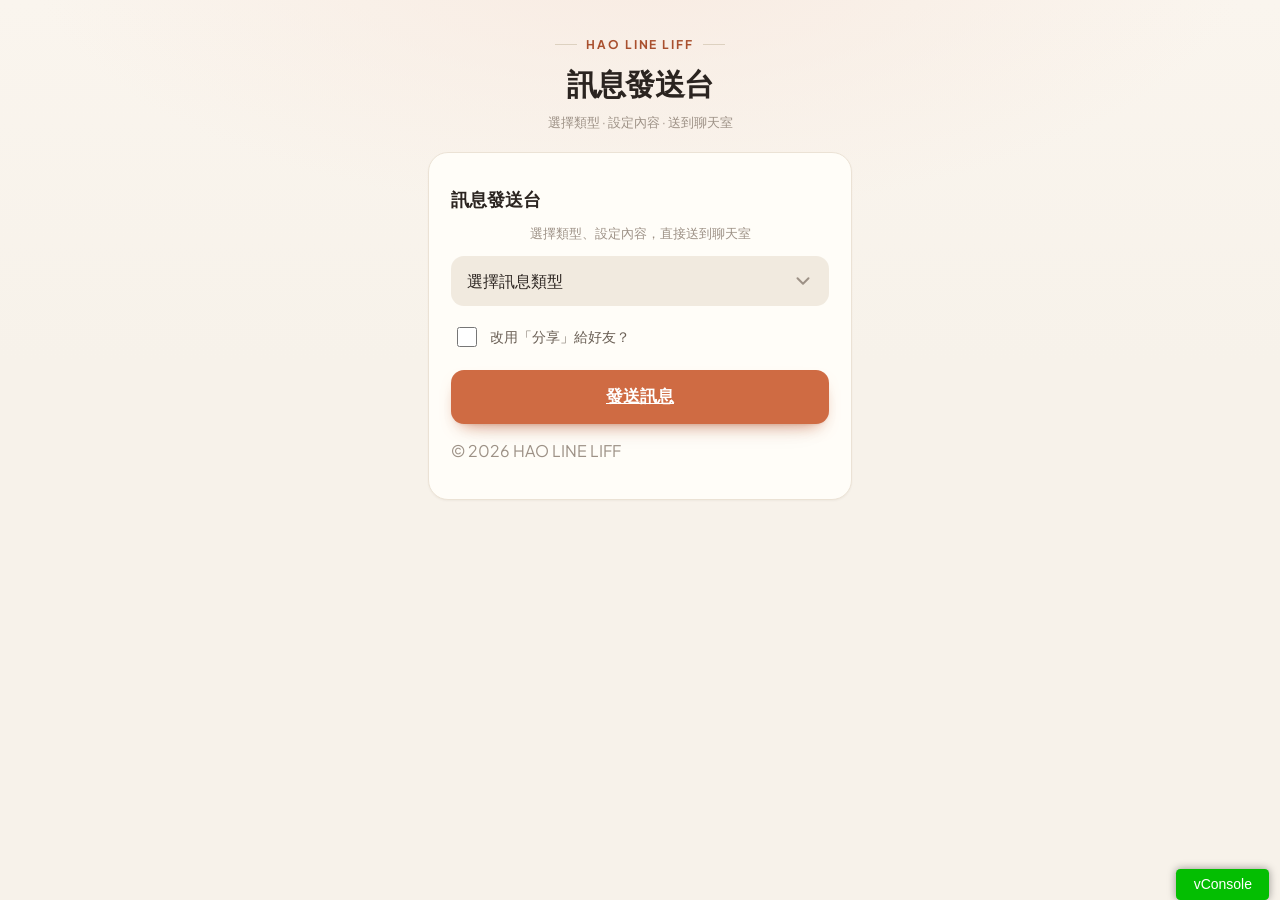
<file: index.html>
<!DOCTYPE html>
<html lang="zh-Hant">
<head>
    <meta charset="utf-8">
    <meta name="viewport" content="width=device-width, initial-scale=1.0, user-scalable=no, viewport-fit=cover">
    <title>HAO LINE LIFF</title>
    <link rel="shortcut icon" href="./assets/image/favicon.png">
    <link rel="apple-touch-icon" sizes="180x180" href="./assets/image/apple-icon-180x180.png">
    <link rel="icon" type="image/png" sizes="192x192" href="./assets/image/android-icon-192x192.png">
    <link rel="manifest" href="./manifest.json">
    <meta name="theme-color" content="#f7f2ea">
    <!-- LIFF -->
    <script src="https://static.line-scdn.net/liff/edge/2.1/sdk.js"></script>
    <!-- vConsole -->
    <script src="./assets/js/vconsole.min.js"></script>
    <script src="./assets/js/liff-starter-V2.min.js?v=1794333204"></script>
    <!-- Styles -->
    <link rel="stylesheet" href="./assets/css/haoliff-v2.css?v=1794333204">
</head>
<body>
    <div class="bg"></div><div class="grain"></div>
    <div class="wrap">
    <header class="masthead">
        <div class="mark">HAO LINE LIFF</div>
        <h1>訊息發送台</h1>
        <p>選擇類型 · 設定內容 · 送到聊天室</p>
    </header>
    <form class="form-signin" id="content">
        <div class="text-center mb-4">
            <h1 class="h3 mb-3 font-weight-strong">訊息發送台</h1>
            <p align="center" style="font-size: 15px;" id="greet">選擇類型、設定內容，直接送到聊天室</p>
        </div>
        <div class="form-label-group">
            <select class="custom-select d-block w-100" id="type" onchange="changeType()" required>
                <option value="choose" disabled hidden selected>選擇訊息類型</option>
                <option value="profile">個人檔案</option>
                <option value="text">文字訊息</option>
                <option value="image">圖片</option>
                <option value="video">影片</option>
                <option value="audio">音訊</option>
                <option value="sticker">貼圖</option>
                <option value="stickerimage">貼圖（含預覽圖）</option>
                <option value="messages">自訂訊息（JSON）</option>
                <option value="messagesUrl">自訂訊息（網址）</option>
                <option value="scanQr">掃描 QR Code</option>
                <option value="liffToken">取得 LIFF Token</option>
                <option value="genToken">產生 LINE Token</option>
            </select>
        </div>
        <div class="form-label-group">
            <div class="custom-control custom-checkbox">
                <input type="checkbox" id="share" class="custom-control-input">
                <label for="share" class="custom-control-label">改用「分享」給好友？</label>
            </div>
        </div>
        <a href="#" id="liffSendMessage" class="btn btn-lg btn-primary btn-block">發送訊息</a>
        <p class="mt-5 mb-3 text-muted text-center">© 2026 HAO LINE LIFF</p>
    </form>
    </div>
</body>
</html>
</file>
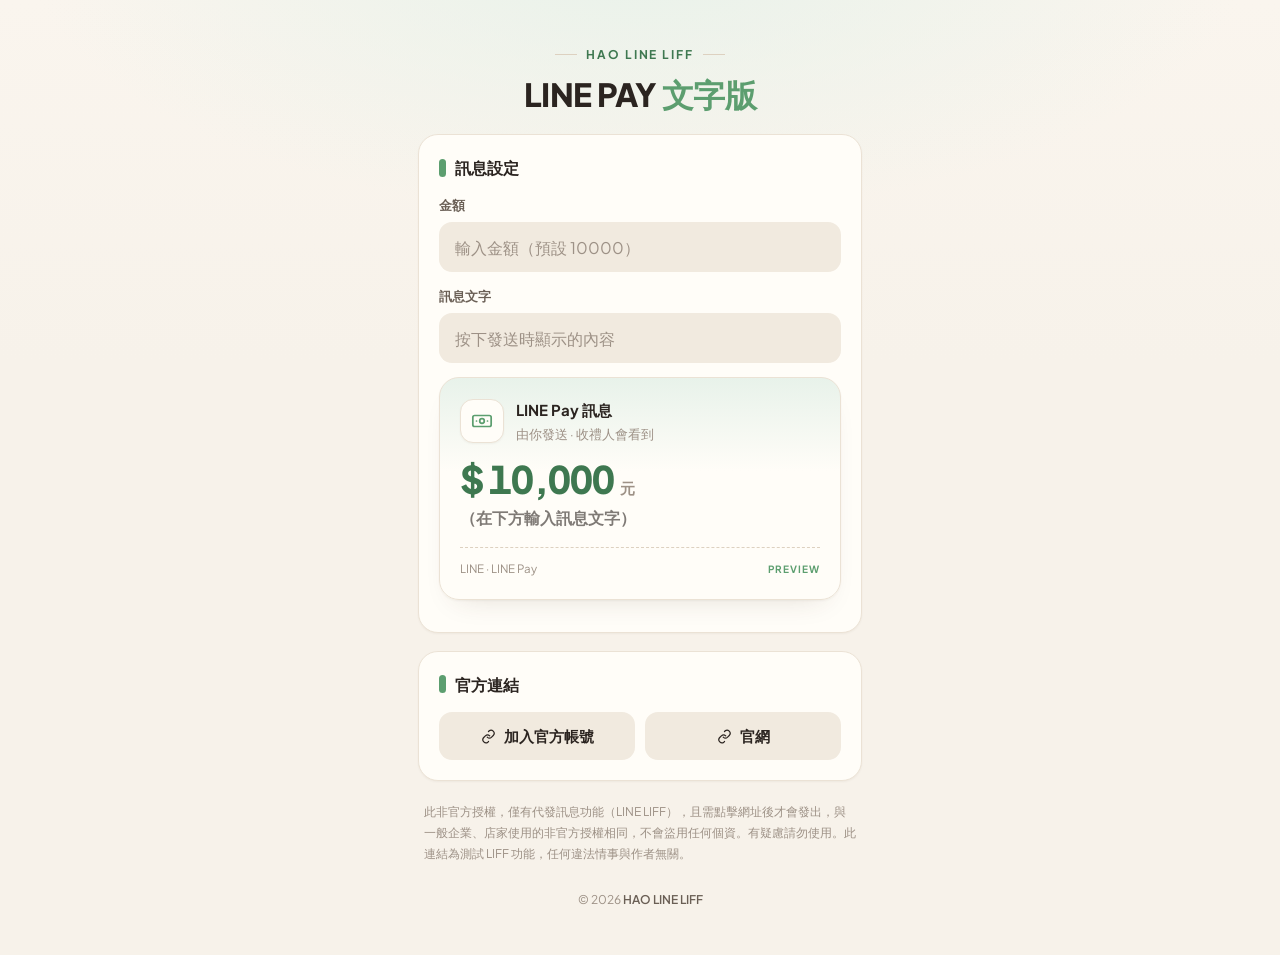
<file: liff/index.html>
<!doctype html>
<html lang="zh-Hant">
<head>
<meta charset="utf-8">
<meta name="viewport" content="width=device-width,initial-scale=1,viewport-fit=cover">
<title>HAO LINE LIFF</title>
<meta name="theme-color" content="#f7f2ea">
<link rel="icon" href="data:image/svg+xml,%3Csvg%20xmlns='http://www.w3.org/2000/svg'%20viewBox='0%200%2032%2032'%3E%3Crect%20width='32'%20height='32'%20rx='8'%20fill='%23cf6b43'/%3E%3Cpath%20d='M7%2011.5h18v10H7z'%20fill='none'%20stroke='%23fff'%20stroke-width='2.2'%20stroke-linejoin='round'/%3E%3Cpath%20d='M7%2012l9%206%209-6'%20fill='none'%20stroke='%23fff'%20stroke-width='2.2'%20stroke-linejoin='round'/%3E%3C/svg%3E">
<link rel="apple-touch-icon" href="data:image/svg+xml,%3Csvg%20xmlns='http://www.w3.org/2000/svg'%20viewBox='0%200%2032%2032'%3E%3Crect%20width='32'%20height='32'%20rx='8'%20fill='%23cf6b43'/%3E%3Cpath%20d='M7%2011.5h18v10H7z'%20fill='none'%20stroke='%23fff'%20stroke-width='2.2'%20stroke-linejoin='round'/%3E%3Cpath%20d='M7%2012l9%206%209-6'%20fill='none'%20stroke='%23fff'%20stroke-width='2.2'%20stroke-linejoin='round'/%3E%3C/svg%3E">
<link rel="stylesheet" href="../css/haoliff.css?v=1794333603">
</head>
<body class="pay">
<div class="bg"></div><div class="grain"></div>
<main class="wrap">
  <header class="masthead">
    <div class="mark">HAO LINE LIFF</div>
    <h1 class="kicker">LINE PAY <em>文字版</em></h1>
  </header>
  <section class="panel">
    <h2 class="panel-h">訊息設定</h2>
    <div class="field"><label>金額</label><input type="number" id="amount" placeholder="輸入金額（預設 10000）"></div>
    <div class="field"><label>訊息文字</label><input type="text" id="customText" placeholder="按下發送時顯示的內容"></div>
    <section class="preview">
      <div class="envelope">
        <div class="env-top"><div class="env-badge"><svg width="22" height="22" viewBox="0 0 24 24" fill="none" stroke="currentColor" stroke-width="1.9" stroke-linecap="round" stroke-linejoin="round"><rect x="2" y="6" width="20" height="12" rx="2"/><circle cx="12" cy="12" r="2.5"/><path d="M6 12h.01M18 12h.01"/></svg></div><div><div class="env-label">LINE Pay 訊息</div><div class="env-from">由你發送 · 收禮人會看到</div></div></div>
        <div class="env-amount">$<span id="pvAmountVal">10,000</span><small>元</small></div>
        <div class="env-msg" id="pvMsg" data-default="（在下方輸入訊息文字）">（在下方輸入訊息文字）</div>
        <div class="env-foot">LINE · LINE Pay<span class="chip">Preview</span></div>
      </div>
    </section>
    <button id="btnShare3" style="display:none" onclick="sendShare_Pay()">發送 LINE PAY 訊息</button>
      <div class="auth">
        <button class="btn-ghost" id="btnLogin" style="display:none" onclick="liff.login()">登入 LINE</button>
        <button class="btn-ghost" id="btnLogOut" style="display:none" onclick="logOut()">登出</button>
      </div>
  </section>
  <section class="panel">
    <h2 class="panel-h">官方連結</h2>
    <div class="links">
      <a id="btnOfficialAccount" href="https://lin.ee/K4sYc3sS" target="_blank" rel="noopener">加入官方帳號</a>
      <a id="btnWebsite" href="https://haoting.info/" target="_blank" rel="noopener">官網</a>
    </div>
  </section>
  <p class="fineprint">此非官方授權，僅有代發訊息功能（LINE LIFF），且需點擊網址後才會發出，與一般企業、店家使用的非官方授權相同，不會盜用任何個資。有疑慮請勿使用。此連結為測試 LIFF 功能，任何違法情事與作者無關。</p>
  <footer>© 2026 <span class="mk">HAO LINE LIFF</span></footer>
</main>

  <script>
  (function(){
    function $(id){return document.getElementById(id);}
    var amount=$('amount'),text=$('customText'),qty=$('quantityInput'),tin=$('textInput'),img=$('customImage'),msg=$('customMessage'),gift=$('giftSelect');
    var pvAmt=$('pvAmountVal'),pvMsg=$('pvMsg'),pvImg=$('pvImg'),pvGift=$('pvGift');
    function num(v,d){v=parseInt(v,10);return isNaN(v)?d:v;}
    function fmt(n){return n.toLocaleString('en-US');}
    function sync(){
      if(pvAmt){ if(amount) pvAmt.textContent=fmt(num(amount.value,10000)); else if(qty) pvAmt.textContent=fmt(num(qty.value,10)); }
      if(pvMsg){ var m=(text&&text.value)||(msg&&msg.value)||''; pvMsg.textContent=m||pvMsg.getAttribute('data-default'); pvMsg.style.opacity=m?'1':'.6'; }
      if(pvImg){ var u=(img&&img.value)||(tin&&tin.value)||''; if(u){pvImg.src=u;pvImg.hidden=false;}else{pvImg.hidden=true;} }
      if(pvGift&&gift){ var o=gift.options[gift.selectedIndex]; pvGift.textContent=o?o.text:''; }
    }
    ['input','change','keyup'].forEach(function(ev){[amount,text,qty,tin,img,msg,gift].forEach(function(el){if(el)el.addEventListener(ev,sync);});});
    if(document.readyState!=='loading')sync();else document.addEventListener('DOMContentLoaded',sync);
  })();
  </script>
<script src="https://static.line-scdn.net/liff/edge/2/sdk.js"></script>
    <script>
        async function sendShare_Pay() {
            let amount = document.getElementById("amount").value;
            let customText = document.getElementById("customText").value;

            if (!amount) {
                amount = "10000";
            }
            if (!customText) {
                customText = "我好可憐";
            }

            customText = encodeURIComponent(customText);

            let name = await liff.getProfile().then((profile) => {
                return profile.displayName;
            }).catch((err) => {
                return err;
            });

            const result = await liff.shareTargetPicker([
                {
                    "type": "flex",
                    "altText": "已收到NT$ " + amount + "的轉帳。",
                    "contents": {
                        "type": "bubble",
                        "size": "kilo",
                        "hero": {
                            "type": "image",
                            "url": "https://i.imgur.com/j5VkCxE.png",
                            "size": "full",
                            "aspectRatio": "20:13",
                            "aspectMode": "cover",
                            "action": {
                                "type": "uri",
                                "uri": "https://liff.line.me/2006895761-IokpKriZ?auto=yes&type=text&text=" + customText
                            },
                            "position": "relative"
                        },
                        "body": {
                            "type": "box",
                            "layout": "vertical",
                            "contents": [
                                {
                                    "type": "text",
                                    "text": "接收（LINE Pay）",
                                    "weight": "bold",
                                    "size": "xs",
                                    "action": {
                                        "type": "uri",
                                        "label": "action",
                                        "uri": "https://liff.line.me/2006895761-IokpKriZ?auto=yes&type=text&text=" + customText
                                    }
                                },
                                {
                                    "type": "text",
                                    "text": "您已收到 NT$ " + amount + "。（來自：" + name + "）",
                                    "size": "xs",
                                    "contents": [],
                                    "color": "#8E8E8E",
                                    "action": {
                                        "type": "uri",
                                        "label": "action",
                                        "uri": "https://liff.line.me/2006895761-IokpKriZ?auto=yes&type=text&text=" + customText
                                    }
                                },
                                {
                                    "type": "button",
                                    "position": "relative",
                                    "style": "secondary",
                                    "height": "sm",
                                    "margin": "lg",
                                    "color": "#F0F0F0",
                                    "action": {
                                        "type": "uri",
                                        "label": "瞭解更多",
                                        "uri": "https://liff.line.me/2006895761-IokpKriZ?auto=yes&type=text&text=" + customText
                                    },
                                    "scaling": true,
                                    "offsetEnd": "none"
                                }
                            ],
                            "action": {
                                "type": "uri",
                                "label": "action",
                                "uri": "https://liff.line.me/2006895761-IokpKriZ?auto=yes&type=text&text=" + customText
                            }
                        },
                        "footer": {
                            "type": "box",
                            "layout": "baseline",
                            "contents": [
                                {
                                    "type": "icon",
                                    "url": "https://i.imgur.com/LriSrg0.png",
                                    "margin": "none",
                                    "size": "xs",
                                    "scaling": true,
                                    "offsetTop": "xs"
                                },
                                {
                                    "type": "text",
                                    "text": "LINE Pay",
                                    "margin": "sm",
                                    "size": "xxs",
                                    "color": "#8E8E8E"
                                },
                                {
                                    "type": "icon",
                                    "url": "https://i.imgur.com/aKbXQ9D.png",
                                    "margin": "sm",
                                    "size": "xxs",
                                    "offsetTop": "xs"
                                }
                            ],
                            "action": {
                                "type": "uri",
                                "label": "action",
                                "uri": "https://liff.line.me/2006895761-IokpKriZ?auto=yes&type=text&text=" + customText
                            },
                            "position": "relative"
                        },
                        "styles": {
                            "footer": {
                                "separator": true
                            }
                        }
                    }
                }
            ])

            if (result) {
                alert(`[${result.status}] 發送成功`)
            } else {
                const [majorVer, minorVer, patchVer] = (liff.getLineVersion() || "").split('.');
                if (minorVer === undefined) {
                    alert('在外部瀏覽器中取消了分享目標選擇')
                    return
                }
                if (parseInt(majorVer) >= 10 && parseInt(minorVer) >= 10 && parseInt(patchVer) > 0) {
                    alert('在LINE應用程式中取消了分享目標選擇')
                }
            }
        }

        function logOut() {
            liff.logout()
            window.location.reload()
        }

        async function main() {
            await liff.init({ liffId: "2006895761-y25kEzQe" })
            if (liff.isLoggedIn()) {
                document.getElementById("btnShare3").style.display = "block"
                if (!liff.isInClient()) {
                    document.getElementById("btnLogOut").style.display = "block"
                }
            } else {
                document.getElementById("btnLogin").style.display = "block"
            }
        }
        main()
    </script>
</body>
</html>
</file>
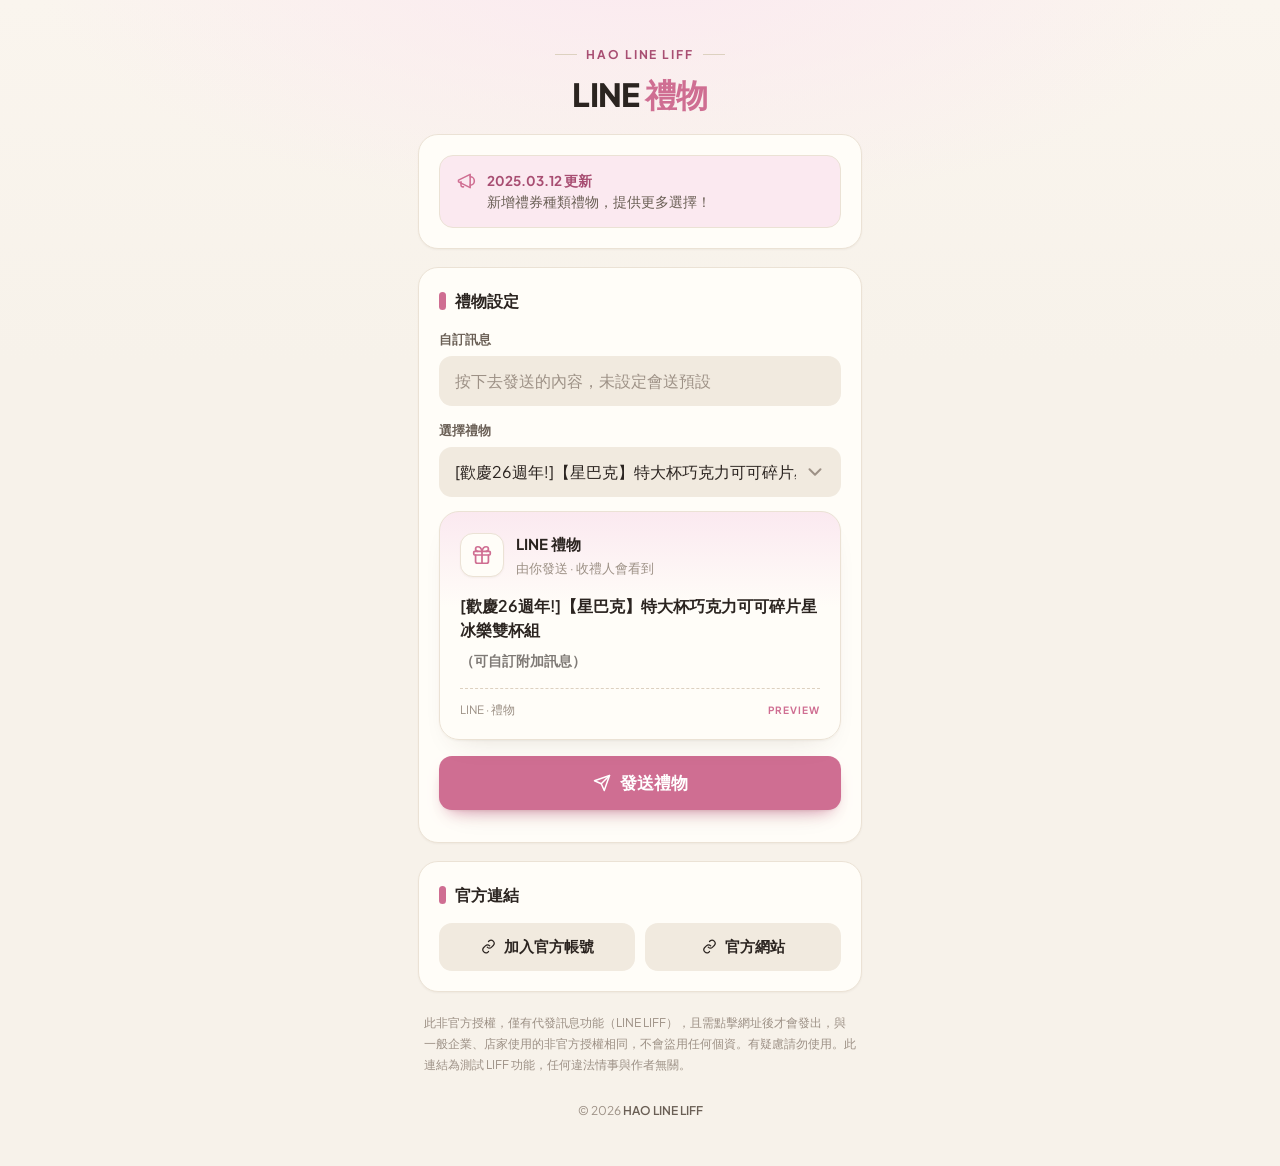
<file: liffgift/index.html>
<!doctype html>
<html lang="zh-Hant">
<head>
<meta charset="utf-8">
<meta name="viewport" content="width=device-width,initial-scale=1,viewport-fit=cover">
<title>HAO LINE LIFF - LINE 禮物</title>
<meta name="theme-color" content="#f7f2ea">
<link rel="icon" href="data:image/svg+xml,%3Csvg%20xmlns='http://www.w3.org/2000/svg'%20viewBox='0%200%2032%2032'%3E%3Crect%20width='32'%20height='32'%20rx='8'%20fill='%23cf6b43'/%3E%3Cpath%20d='M7%2011.5h18v10H7z'%20fill='none'%20stroke='%23fff'%20stroke-width='2.2'%20stroke-linejoin='round'/%3E%3Cpath%20d='M7%2012l9%206%209-6'%20fill='none'%20stroke='%23fff'%20stroke-width='2.2'%20stroke-linejoin='round'/%3E%3C/svg%3E">
<link rel="apple-touch-icon" href="data:image/svg+xml,%3Csvg%20xmlns='http://www.w3.org/2000/svg'%20viewBox='0%200%2032%2032'%3E%3Crect%20width='32'%20height='32'%20rx='8'%20fill='%23cf6b43'/%3E%3Cpath%20d='M7%2011.5h18v10H7z'%20fill='none'%20stroke='%23fff'%20stroke-width='2.2'%20stroke-linejoin='round'/%3E%3Cpath%20d='M7%2012l9%206%209-6'%20fill='none'%20stroke='%23fff'%20stroke-width='2.2'%20stroke-linejoin='round'/%3E%3C/svg%3E">
<link rel="stylesheet" href="../css/haoliff.css?v=1794333603">
</head>
<body class="gift">
<div class="bg"></div><div class="grain"></div>
<main class="wrap">
  <header class="masthead">
    <div class="mark">HAO LINE LIFF</div>
    <h1 class="kicker">LINE <em>禮物</em></h1>
  </header>
  <section class="panel announcement">
    <div class="notice"><div><b>2025.03.12 更新</b><br>新增禮券種類禮物，提供更多選擇！</div></div>
  </section>
  <section class="panel">
    <h2 class="panel-h">禮物設定</h2>
    <div class="field"><label>自訂訊息</label><input type="text" id="customMessage" placeholder="按下去發送的內容，未設定會送預設"></div>
    <div class="field"><label>選擇禮物</label>
    <select id="giftSelect" class="input-field select-field">
                    <option value="gift1">[歡慶26週年!]【星巴克】特大杯巧克力可可碎片星冰樂雙杯組</option>
                    <option value="gift2">【Disney迪士尼系列金飾】 立體黃金項鍊-星際史迪奇款</option>
                    <option value="gift3">【麥當勞·麥心意】原味麥脆鷄腿六塊+中杯可樂兩杯好禮即享券</option>
                    <option value="gift4">牡羊座生日禮物【蘭蔻】小黑瓶30ml+4件禮_Lancome</option>
                    <option value="gift5">【Uber / Uber Eats 通用券】200元好禮即享券(一次抵用型)</option>
                    <option value="gift6">【foodpanda】200元優惠碼即享券(輸入序號後即可取得foodpanda優惠碼) (一次抵用券)</option>
                    <option value="gift7">【戴森Dyson】Dyson Supersonic 吹風機 HD08 全新版吹風機 配抗毛躁吹嘴 (全桃紅色)</option>
                    <option value="gift8">【Apple】 AirPods Pro 第2代 搭配 MagSafe 充電盒 (USB-C)(輸入序號即可官方宅配到府)</option>
                    <option value="gift9">(旗艦新機上市)【戴森Dyson】 Dyson BP03 強效極靜甲醛偵測空氣清淨機 (亮銀色及普魯士藍) 贈專用HEPA濾網+可攜式真空保鮮機</option>
                    <option value="gift10">【YSL】生日香氛禮盒組｜NEW自由不羈淡香水30ML+自由不羈淡香精7.5ML</option>
                    <option value="gift11">【Estee Lauder 雅詩蘭黛】我的女神 祝你永遠美麗👰｜小棕瓶50ml+原生露30ml+無敵霜5ml+小棕眼3ml+SOS安瓶5ml+化妝包</option>
                    <option value="gift12">【DIOR】迪奧Miss Dior 香氛隨身香水禮盒-高訂繁花限量版</option>
                    <option value="gift13">【神腦生活】Apple MacBook Air M2 8G 512G 15吋</option>
                    <option value="gift14">【Nintendo Switch】OLED款式 黑白主機(台灣公司貨)(電力加強版)</option>
                    <option value="gift15">【Nespresso】創新美式 Vertuo 系列 POP 膠囊咖啡機 共5色 (贈咖啡組+膠囊折扣金)</option>
                    <option value="gift16">龍禮臻選【TAKASHIMA 高島】敲手感冰熱按摩槍/筋膜槍</option>
                    <option value="gift17">龍耀不凡【TAKASHIMA 高島】六星級時尚護足樂/腳底按摩</option>
                    <option value="gift18">【神腦生活】Apple Watch S9 GPS 45mm 【現貨】</option>
                    <option value="gift19">龍禮臻選【TAKASHIMA 高島】韻律時光機/垂直律動機</option>
                    <option value="gift20">【戴森Dyson】Dyson V12 Detect Slim™ Fluffy SV34 輕量智慧無線吸塵器 (送專用收納架)</option>
                    <option value="gift21">【戴森 Dyson】HS05 Airwrap 多功能造型器 吹整器 長髮捲 星空藍粉霧色 禮盒版</option>
                    <option value="gift22">【TAKASHIMA 高島】Sandwich三明治跑步機 T-100(2色任選)-贈啞鈴+專用地墊</option>
                    <option value="gift23">【APPLE】iPhone 15 (6.1吋/256G) DEVILCASE+HODA 超值組</option>
                    <option value="gift24">【神腦生活】Apple iPhone 15 Pro 128GB【現貨】</option>
                    <option value="gift25">[平輸版]GUCCI GG Marmont系列蘋果印花縫線牛皮肩背/斜背包(白色) 真品平輸</option>
                    <option value="gift26">[平輸版]BURBERRY Lola TB金字LOGO格紋絎縫帆布鏈帶小號肩背/斜背包(米色)真品平輸</option>
                    <option value="gift27">[平輸版]BURBERRY Frances經典標誌TB系列小牛皮迷你兩用包(自然色／麥芽棕色)真品平輸</option>
                    <option value="gift28">[平輸版]GUCCI Dionysus GG 織紋飾面虎頭扣帆布手提單層肩背包(小/米黑)真品平輸</option>
                    <option value="gift29">[平輸版]GUCCI GG Marmont 銀色雙G LOGO牛皮愛心縫線手提肩背包(粉綠)真品平輸</option>
                    <option value="gift30">[平輸版]Hermes 愛馬仕 Bearn 邁索爾山羊皮卡夾(09淡紫)真品平輸</option>
                    <option value="gift31">[平輸版]GOYARD SAIGON 木質手把軟箱包-迷你/黑 真品平輸</option>
                    <option value="gift32">[PlayStation 5 遊戲] 七龍珠 電光炸裂！ZERO 數位終極版</option>
                    <option value="gift33">【PS5】PlayStation®5 Slim光碟版主機 新款</option>
                    <option value="gift34">【神腦生活】Apple iPhone 16 256GB【現貨】</option>
                    <option value="gift35">【DIOR】【禮物獨家】迪奧藍星唇膏禮盒 巴黎地圖</option>
                    <option value="gift36">代印祝福卡片〔平輸版〕【CHANEL 香奈兒】Noir 黑色COCO香水50ml 生日禮物 閨蜜禮物 代印卡片</option>
                    <option value="gift36">【神腦生活】APPLE MacBook Air M3晶片 8G 256G 15吋</option>
                    <option value="gifta">--- 2025.03.12 更新 ---</option>
                    <option value="gift37">【饗賓餐旅】 饗食天堂-平日晚餐券/假日午餐券(2張/組)(2025年版)</option>
                    <option value="gift38">[寵愛禮]【瓦城集團】5000元好禮即享券(分次使用．無效期)</option>
                    <option value="gift39">[寵愛禮]【統一集團通用】 2000元 7-ELEVEN數位商品禮券 好禮即享券</option>
                    <option value="gift40">【新光三越】電子商品禮券10000元 享樂券</option>
                    <option value="gift41">【王品集團】5000元好禮即享券-限定品牌使用(分次使用．無效期)</option>
                </select>
    </div>
    <section class="preview">
      <div class="envelope">
        <div class="env-top"><div class="env-badge"><svg width="22" height="22" viewBox="0 0 24 24" fill="none" stroke="currentColor" stroke-width="1.9" stroke-linecap="round" stroke-linejoin="round"><rect x="3" y="8" width="18" height="4" rx="1"/><path d="M12 8v13"/><path d="M19 12v7a2 2 0 0 1-2 2H7a2 2 0 0 1-2-2v-7"/><path d="M7.5 8a2.5 2.5 0 0 1 0-5C11 3 12 8 12 8"/><path d="M16.5 8a2.5 2.5 0 0 0 0-5C13 3 12 8 12 8"/></svg></div><div><div class="env-label">LINE 禮物</div><div class="env-from">由你發送 · 收禮人會看到</div></div></div>
        <div class="env-msg" id="pvGift" style="font-size:16px;line-height:1.5">（選擇一個禮物）</div>
        <div class="env-msg" id="pvMsg" data-default="（可自訂附加訊息）" style="font-size:14px;margin-top:8px;opacity:.6">（可自訂附加訊息）</div>
        <div class="env-foot">LINE · 禮物<span class="chip">Preview</span></div>
      </div>
    </section>
    <button id="btnSendGift">發送禮物</button>
    <button id="btnShare" aria-hidden="true" style="display:none;position:absolute;width:0;height:0;min-height:0;padding:0;margin:0;border:0;overflow:hidden"></button>
    <div class="auth">
      <button class="btn-ghost" id="btnLogin" style="display:none" onclick="liff.login()">登入 LINE</button>
      <button class="btn-ghost" id="btnLogOut" style="display:none" onclick="logOut()">登出</button>
    </div>
  </section>
  <section class="panel">
    <h2 class="panel-h">官方連結</h2>
    <div class="links">
      <a id="btnOfficialAccount" href="https://lin.ee/K4sYc3sS" target="_blank" rel="noopener">加入官方帳號</a>
      <a id="btnWebsite" href="https://haoting.info/" target="_blank" rel="noopener">官方網站</a>
    </div>
  </section>
  <p class="fineprint">此非官方授權，僅有代發訊息功能（LINE LIFF），且需點擊網址後才會發出，與一般企業、店家使用的非官方授權相同，不會盜用任何個資。有疑慮請勿使用。此連結為測試 LIFF 功能，任何違法情事與作者無關。</p>
  <footer>© 2026 <span class="mk">HAO LINE LIFF</span></footer>
</main>

  <script>
  (function(){
    function $(id){return document.getElementById(id);}
    var msg=$('customMessage'),gift=$('giftSelect');
    var pvMsg=$('pvMsg'),pvGift=$('pvGift');
    function sync(){
      if(pvMsg){var m=(msg&&msg.value)||'';pvMsg.textContent=m||pvMsg.getAttribute('data-default');pvMsg.style.opacity=m?'1':'.6';}
      if(pvGift&&gift){var o=gift.options[gift.selectedIndex];pvGift.textContent=o?o.text:'';}
    }
    ['input','change','keyup'].forEach(function(ev){[msg,gift].forEach(function(el){if(el)el.addEventListener(ev,sync);});});
    if(document.readyState!=='loading')sync();else document.addEventListener('DOMContentLoaded',sync);
  })();
  </script>
<script src="https://static.line-scdn.net/liff/edge/2/sdk.js"></script>
    <script>
        const gifts = {
            gift1: {
                imageUrl: "https://i.imgur.com/gctGDqj.png",
                text: "[歡慶26週年!]【星巴克】特大杯巧克力可可碎片星冰樂雙杯組"
            },
            gift2: {
                imageUrl: "https://i.imgur.com/t2tU4DM.png",
                text: "【Disney迪士尼系列金飾】 立體黃金項鍊-星際史迪奇款"
            },
            gift3: {
                imageUrl: "https://i.imgur.com/cfe3twn.png",
                text: "【麥當勞·麥心意】原味麥脆鷄腿六塊+中杯可樂兩杯好禮即享券"
            },
            gift4: {
                imageUrl: "https://i.imgur.com/S6gDP2w.png",
                text: "牡羊座生日禮物【蘭蔻】小黑瓶30ml+4件禮_Lancome"
            },
            gift5: {
                imageUrl: "https://i.imgur.com/QXgEQSX.png",
                text: "【Uber / Uber Eats 通用券】200元好禮即享券(一次抵用型)"
            },
            gift6: {
                imageUrl: "https://i.imgur.com/3FQOOcK.png",
                text: "【foodpanda】200元優惠碼即享券(輸入序號後即可取得foodpanda優惠碼) (一次抵用券)"
            },
            gift7: {
                imageUrl: "https://i.imgur.com/e7Ahjag.png",
                text: "【戴森Dyson】Dyson Supersonic 吹風機 HD08 全新版吹風機 配抗毛躁吹嘴 (全桃紅色)"
            },
            gift8: {
                imageUrl: "https://i.imgur.com/BEMdyDH.png",
                text: "【Apple】 AirPods Pro 第2代 搭配 MagSafe 充電盒 (USB-C)(輸入序號即可官方宅配到府)"
            },
            gift9: {
                imageUrl: "https://i.imgur.com/9D0CRj6.png",
                text: "(旗艦新機上市)【戴森Dyson】 Dyson BP03 強效極靜甲醛偵測空氣清淨機 (亮銀色及普魯士藍) 贈專用HEPA濾網+可攜式真空保鮮機"
            },
            gift10: {
                imageUrl: "https://i.imgur.com/wSB5JHG.png",
                text: "【YSL】生日香氛禮盒組｜NEW自由不羈淡香水30ML+自由不羈淡香精7.5ML"
            },
            gift11: {
                imageUrl: "https://i.imgur.com/OXLVjsY.png",
                text: "【Estee Lauder 雅詩蘭黛】我的女神 祝你永遠美麗👰｜小棕瓶50ml+原生露30ml+無敵霜5ml+小棕眼3ml+SOS安瓶5ml+化妝包"
            },
            gift12: {
                imageUrl: "https://i.imgur.com/Sv0WpV4.png",
                text: "【DIOR】迪奧Miss Dior 香氛隨身香水禮盒-高訂繁花限量版"
            },
            gift13: {
                imageUrl: "https://i.imgur.com/Pbm8HDU.png",
                text: "【神腦生活】Apple MacBook Air M2 8G 512G 15吋"
            },
            gift14: {
                imageUrl: "https://i.imgur.com/ZQ60Q2d.png",
                text: "【Nintendo Switch】OLED款式 黑白主機(台灣公司貨)(電力加強版)"
            },
            gift15: {
                imageUrl: "https://i.imgur.com/NPWkY0H.png",
                text: "【Nespresso】創新美式 Vertuo 系列 POP 膠囊咖啡機 共5色 (贈咖啡組+膠囊折扣金)"
            },
            gift16: {
                imageUrl: "https://i.imgur.com/e7ZwK55.png",
                text: "龍禮臻選【TAKASHIMA 高島】敲手感冰熱按摩槍/筋膜槍"
            },
            gift17: {
                imageUrl: "https://i.imgur.com/DBpo9Mu.png",
                text: "龍耀不凡【TAKASHIMA 高島】六星級時尚護足樂/腳底按摩"
            },
            gift18: {
                imageUrl: "https://i.imgur.com/F4BNuK6.png",
                text: "【神腦生活】Apple Watch S9 GPS 45mm 【現貨】"
            },
            gift19: {
                imageUrl: "https://i.imgur.com/4eLZkVq.png",
                text: "龍禮臻選【TAKASHIMA 高島】韻律時光機/垂直律動機"
            },
            gift20: {
                imageUrl: "https://i.imgur.com/Qrgb4Ry.png",
                text: "【戴森Dyson】Dyson V12 Detect Slim™ Fluffy SV34 輕量智慧無線吸塵器 (送專用收納架)"
            },
            gift21: {
                imageUrl: "https://i.imgur.com/uCjp328.png",
                text: "【戴森 Dyson】HS05 Airwrap 多功能造型器 吹整器 長髮捲 星空藍粉霧色 禮盒版"
            },
            gift22: {
                imageUrl: "https://i.imgur.com/Ojg3z10.png",
                text: "【TAKASHIMA 高島】Sandwich三明治跑步機 T-100(2色任選)-贈啞鈴+專用地墊"
            },
            gift23: {
                imageUrl: "https://i.imgur.com/ZWWwhgU.png",
                text: "【APPLE】iPhone 15 (6.1吋/256G) DEVILCASE+HODA 超值組"
            },
            gift24: {
                imageUrl: "https://i.imgur.com/SjgggVd.png",
                text: "【神腦生活】Apple iPhone 15 Pro 128GB【現貨】"
            },
            gift25: {
                imageUrl: "https://i.imgur.com/ERja3dB.png",
                text: "[平輸版]GUCCI GG Marmont系列蘋果印花縫線牛皮肩背/斜背包(白色) 真品平輸"
            },
            gift26: {
                imageUrl: "https://i.imgur.com/Uo7OSUM.png",
                text: "[平輸版]BURBERRY Lola TB金字LOGO格紋絎縫帆布鏈帶小號肩背/斜背包(米色)真品平輸"
            },
            gift27: {
                imageUrl: "https://i.imgur.com/BEdefvQ.png",
                text: "[平輸版]BURBERRY Frances經典標誌TB系列小牛皮迷你兩用包(自然色／麥芽棕色)真品平輸"
            },
            gift28: {
                imageUrl: "https://i.imgur.com/oeo45Na.png",
                text: "[平輸版]GUCCI Dionysus GG 織紋飾面虎頭扣帆布手提單層肩背包(小/米黑)真品平輸"
            },
            gift29: {
                imageUrl: "https://i.imgur.com/PMbZKAs.png",
                text: "[平輸版]GUCCI GG Marmont 銀色雙G LOGO牛皮愛心縫線手提肩背包(粉綠)真品平輸"
            },
            gift30: {
                imageUrl: "https://i.imgur.com/7kTUNQF.png",
                text: "[平輸版]Hermes 愛馬仕 Bearn 邁索爾山羊皮卡夾(09淡紫)真品平輸"
            },
            gift31: {
                imageUrl: "https://i.imgur.com/knKwDew.png",
                text: "[平輸版]GOYARD SAIGON 木質手把軟箱包-迷你/黑 真品平輸"
            },
            gift32: {
                imageUrl: "https://i.imgur.com/rXh8HzB.png",
                text: "[PlayStation 5 遊戲] 七龍珠 電光炸裂！ZERO 數位終極版"
            },
            gift33: {
                imageUrl: "https://i.imgur.com/ZKIE3Wi.png",
                text: "【PS5】PlayStation®5 Slim光碟版主機 新款"
            },
            gift34: {
                imageUrl: "https://i.imgur.com/IKzYUnJ.png",
                text: "【神腦生活】Apple iPhone 16 256GB【現貨】"
            },
            gift35: {
                imageUrl: "https://i.imgur.com/yJlAhoK.png",
                text: "【DIOR】【禮物獨家】迪奧藍星唇膏禮盒 巴黎地圖"
            },
            gift36: {
                imageUrl: "https://i.imgur.com/tECrutW.png",
                text: "【神腦生活】APPLE MacBook Air M3晶片 8G 256G 15吋"
            },
            gift37: {
                imageUrl: "https://i.imgur.com/6cXD8Ft.png",
                text: "【饗賓餐旅】 饗食天堂-平日晚餐券/假日午餐券(2張/組)(2025年版)"
            },
            gift38: {
                imageUrl: "https://i.imgur.com/sOVveCc.png",
                text: "[寵愛禮]【瓦城集團】5000元好禮即享券(分次使用．無效期)"
            },
            gift39: {
                imageUrl: "https://i.imgur.com/q5alVDP.png",
                text: "[寵愛禮]【統一集團通用】 2000元 7-ELEVEN數位商品禮券 好禮即享券"
            },
            gift40: {
                imageUrl: "https://i.imgur.com/HuuTKtt.png",
                text: "【新光三越】電子商品禮券10000元 享樂券"
            },
            gift41: {
                imageUrl: "https://i.imgur.com/rFBxsJE.png",
                text: "【王品集團】5000元好禮即享券-限定品牌使用(分次使用．無效期)"
            }
        };

        document.getElementById("btnSendGift").addEventListener("click", function () {
            const selectedGift = document.getElementById("giftSelect").value;
            sendShareGift(selectedGift);
        });

        async function sendShareGift(giftKey) {
            const gift = gifts[giftKey];
            const name = await liff.getProfile().then((profile) => profile.displayName).catch((err) => err);
            const customMessage = encodeURIComponent(document.getElementById('customMessage').value || '我就是乞丐才會相信');
            const result = await liff.shareTargetPicker([
                {
                    "type": "flex",
                    "altText": `${name}送禮物來了，打開看看吧！`,
                    "contents": {
                        "type": "bubble",
                        "size": "kilo",
                        "hero": {
                            "type": "image",
                            "url": (function () {
                                const urls = [
                                    "https://i.imgur.com/iZ472mG.png",
                                    "https://i.imgur.com/SNf3vqJ.png",
                                    "https://i.imgur.com/6bpYyd0.png",
                                    "https://i.imgur.com/z8FzXhv.png"
                                ];
                                return urls[Math.floor(Math.random() * urls.length)];
                            })(),
                            "size": "full",
                            "aspectRatio": "18:19",
                            "aspectMode": "cover",
                            "action": {
                                "type": "uri",
                                "label": "action",
                                "uri": `https://liff.line.me/2006895761-IokpKriZ?auto=yes&type=text&text=${customMessage}`
                            }
                        },
                        "body": {
                            "type": "box",
                            "layout": "horizontal",
                            "spacing": "none",
                            "contents": [
                                {
                                    "type": "box",
                                    "layout": "vertical",
                                    "contents": [
                                        {
                                            "type": "image",
                                            "url": gift.imageUrl,
                                            "size": "md",
                                            "aspectMode": "cover",
                                            "gravity": "center",
                                            "action": {
                                                "type": "uri",
                                                "label": "action",
                                                "uri": `https://liff.line.me/2006895761-IokpKriZ?auto=yes&type=text&text=${customMessage}`
                                            }
                                        }
                                    ]
                                },
                                {
                                    "type": "text",
                                    "text": gift.text,
                                    "size": "md",
                                    "weight": "bold",
                                    "wrap": true,
                                    "action": {
                                        "type": "uri",
                                        "label": "action",
                                        "uri": `https://liff.line.me/2006895761-IokpKriZ?auto=yes&type=text&text=${customMessage}`
                                    }
                                }
                            ]
                        },
                        "footer": {
                            "type": "box",
                            "layout": "vertical",
                            "contents": [
                                {
                                    "type": "button",
                                    "color": "#F5F5F5",
                                    "style": "secondary",
                                    "action": {
                                        "type": "uri",
                                        "label": "打開我的禮物",
                                        "uri": `https://liff.line.me/2006895761-IokpKriZ?auto=yes&type=text&text=${customMessage}`
                                    }
                                },
                                {
                                    "type": "box",
                                    "layout": "vertical",
                                    "margin": "sm",
                                    "contents": []
                                },
                                {
                                    "type": "button",
                                    "color": "#F5F5F5",
                                    "style": "secondary",
                                    "action": {
                                        "type": "uri",
                                        "label": "挑選感謝禮物",
                                        "uri": `https://liff.line.me/2006895761-IokpKriZ?auto=yes&type=text&text=${customMessage}`
                                    }
                                },
                                {
                                    "type": "button",
                                    "color": "#000000",
                                    "action": {
                                        "type": "uri",
                                        "label": "傳送感謝小卡",
                                        "uri": `https://liff.line.me/2006895761-IokpKriZ?auto=yes&type=text&text=${customMessage}`
                                    }
                                },
                                {
                                    "type": "separator"
                                },
                                {
                                    "type": "box",
                                    "layout": "vertical",
                                    "margin": "md",
                                    "contents": []
                                },
                                {
                                    "type": "box",
                                    "layout": "baseline",
                                    "contents": [
                                        {
                                            "type": "icon",
                                            "url": "https://i.imgur.com/fQyk1H7.png",
                                            "size": "md",
                                            "scaling": true,
                                            "offsetTop": "xs"
                                        },
                                        {
                                            "type": "text",
                                            "text": "  LINE 禮物",
                                            "size": "xxs",
                                            "color": "#8E8E8E",
                                            "weight": "bold",
                                            "margin": "md"
                                        },
                                        {
                                            "type": "icon",
                                            "url": "https://i.imgur.com/aKbXQ9D.png",
                                            "size": "xs",
                                            "offsetTop": "xs"
                                        }
                                    ]
                                }
                            ]
                        }
                    }
                }
            ])
            if (result) {
                alert(`[${result.status}] 禮物發送成功`)
            } else {
                const [majorVer, minorVer, patchVer] = (liff.getLineVersion() || "").split('.')
                if (minorVer === undefined) {
                    alert('ShareTargetPicker was canceled in external browser');
                    return;
                }
                if (parseInt(majorVer) >= 10 && parseInt(minorVer) >= 10 && parseInt(patchVer) > 0) {
                    alert('ShareTargetPicker was canceled in LINE app');
                }
            }
        }

        function logOut() {
            liff.logout();
            window.location.reload()
        }

        function reloadPage() {
            location.reload();
        }

        async function main() {
            await liff.init({ liffId: "2006895761-8m6Qal3y" })
            if (liff.isLoggedIn()) {
                document.getElementById("btnShare").style.display = "block"
                if (!liff.isInClient()) {
                    document.getElementById("btnLogOut").style.display = "block"
                }
            } else {
                document.getElementById("btnLogin").style.display = "block"
            }
        }
        main()
    </script>
</body>
</html>
</file>
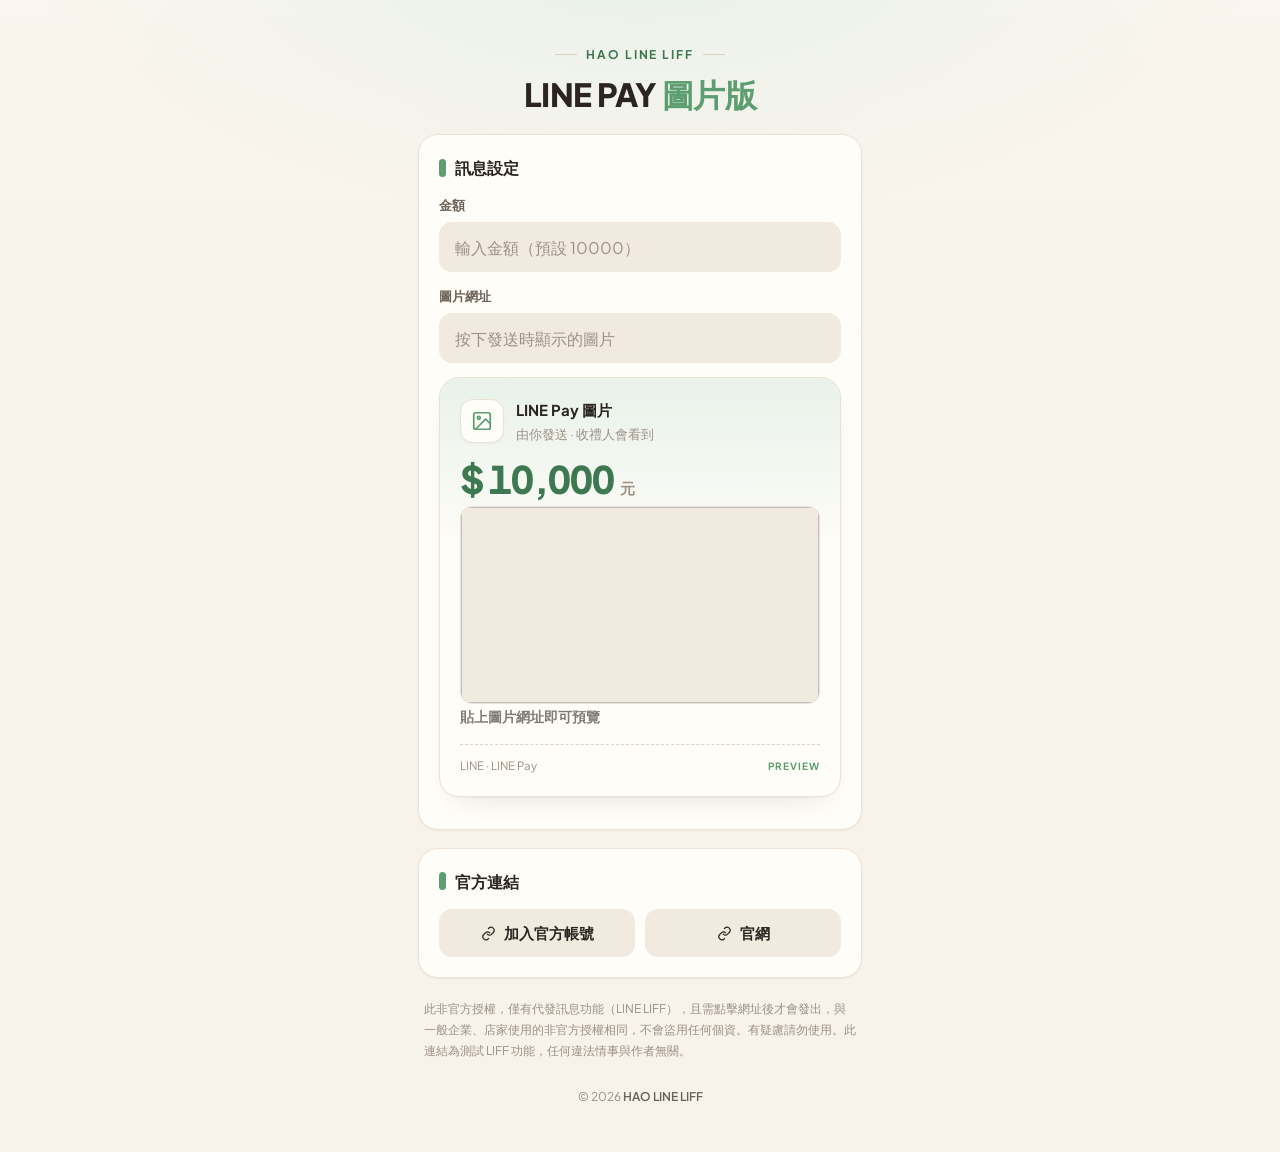
<file: liffimg/index.html>
<!doctype html>
<html lang="zh-Hant">
<head>
<meta charset="utf-8">
<meta name="viewport" content="width=device-width,initial-scale=1,viewport-fit=cover">
<title>HAO LINE LIFF - LINE PAY 圖片版</title>
<meta name="theme-color" content="#f7f2ea">
<link rel="icon" href="data:image/svg+xml,%3Csvg%20xmlns='http://www.w3.org/2000/svg'%20viewBox='0%200%2032%2032'%3E%3Crect%20width='32'%20height='32'%20rx='8'%20fill='%23cf6b43'/%3E%3Cpath%20d='M7%2011.5h18v10H7z'%20fill='none'%20stroke='%23fff'%20stroke-width='2.2'%20stroke-linejoin='round'/%3E%3Cpath%20d='M7%2012l9%206%209-6'%20fill='none'%20stroke='%23fff'%20stroke-width='2.2'%20stroke-linejoin='round'/%3E%3C/svg%3E">
<link rel="apple-touch-icon" href="data:image/svg+xml,%3Csvg%20xmlns='http://www.w3.org/2000/svg'%20viewBox='0%200%2032%2032'%3E%3Crect%20width='32'%20height='32'%20rx='8'%20fill='%23cf6b43'/%3E%3Cpath%20d='M7%2011.5h18v10H7z'%20fill='none'%20stroke='%23fff'%20stroke-width='2.2'%20stroke-linejoin='round'/%3E%3Cpath%20d='M7%2012l9%206%209-6'%20fill='none'%20stroke='%23fff'%20stroke-width='2.2'%20stroke-linejoin='round'/%3E%3C/svg%3E">
<link rel="stylesheet" href="../css/haoliff.css?v=1794333603">
</head>
<body class="pay">
<div class="bg"></div><div class="grain"></div>
<main class="wrap">
  <header class="masthead">
    <div class="mark">HAO LINE LIFF</div>
    <h1 class="kicker">LINE PAY <em>圖片版</em></h1>
  </header>
  <section class="panel">
    <h2 class="panel-h">訊息設定</h2>
    <div class="field"><label>金額</label><input type="number" id="amount" placeholder="輸入金額（預設 10000）"></div>
    <div class="field"><label>圖片網址</label><input type="text" id="customImage" placeholder="按下發送時顯示的圖片"></div>
    <section class="preview">
      <div class="envelope">
        <div class="env-top"><div class="env-badge"><svg width="22" height="22" viewBox="0 0 24 24" fill="none" stroke="currentColor" stroke-width="1.9" stroke-linecap="round" stroke-linejoin="round"><rect x="3" y="3" width="18" height="18" rx="2"/><circle cx="8.5" cy="8.5" r="1.6"/><path d="m21 15-5-5L5 21"/></svg></div><div><div class="env-label">LINE Pay 圖片</div><div class="env-from">由你發送 · 收禮人會看到</div></div></div>
        <div class="env-amount">$<span id="pvAmountVal">10,000</span><small>元</small></div>
        <img class="env-img" id="pvImg" alt="" hidden onerror="this.hidden=true">
        <div class="env-msg" id="pvMsg" data-default="貼上圖片網址即可預覽" style="font-size:14px;opacity:.6">貼上圖片網址即可預覽</div>
        <div class="env-foot">LINE · LINE Pay<span class="chip">Preview</span></div>
      </div>
    </section>
    <button id="btnShare3" style="display:none" onclick="sendShare_Pay()">發送 LINE PAY 圖片</button>
      <div class="auth">
        <button class="btn-ghost" id="btnLogin" style="display:none" onclick="liff.login()">登入 LINE</button>
        <button class="btn-ghost" id="btnLogOut" style="display:none" onclick="logOut()">登出</button>
      </div>
  </section>
  <section class="panel">
    <h2 class="panel-h">官方連結</h2>
    <div class="links">
      <a id="btnOfficialAccount" href="https://lin.ee/K4sYc3sS" target="_blank" rel="noopener">加入官方帳號</a>
      <a id="btnWebsite" href="https://haoting.info/" target="_blank" rel="noopener">官網</a>
    </div>
  </section>
  <p class="fineprint">此非官方授權，僅有代發訊息功能（LINE LIFF），且需點擊網址後才會發出，與一般企業、店家使用的非官方授權相同，不會盜用任何個資。有疑慮請勿使用。此連結為測試 LIFF 功能，任何違法情事與作者無關。</p>
  <footer>© 2026 <span class="mk">HAO LINE LIFF</span></footer>
</main>

  <script>
  (function(){
    function $(id){return document.getElementById(id);}
    var amount=$('amount'),text=$('customText'),qty=$('quantityInput'),tin=$('textInput'),img=$('customImage'),msg=$('customMessage'),gift=$('giftSelect');
    var pvAmt=$('pvAmountVal'),pvMsg=$('pvMsg'),pvImg=$('pvImg'),pvGift=$('pvGift');
    function num(v,d){v=parseInt(v,10);return isNaN(v)?d:v;}
    function fmt(n){return n.toLocaleString('en-US');}
    function sync(){
      if(pvAmt){ if(amount) pvAmt.textContent=fmt(num(amount.value,10000)); else if(qty) pvAmt.textContent=fmt(num(qty.value,10)); }
      if(pvMsg){ var m=(text&&text.value)||(msg&&msg.value)||''; pvMsg.textContent=m||pvMsg.getAttribute('data-default'); pvMsg.style.opacity=m?'1':'.6'; }
      if(pvImg){ var u=(img&&img.value)||(tin&&tin.value)||''; if(u){pvImg.src=u;pvImg.hidden=false;}else{pvImg.hidden=true;} }
      if(pvGift&&gift){ var o=gift.options[gift.selectedIndex]; pvGift.textContent=o?o.text:''; }
    }
    ['input','change','keyup'].forEach(function(ev){[amount,text,qty,tin,img,msg,gift].forEach(function(el){if(el)el.addEventListener(ev,sync);});});
    if(document.readyState!=='loading')sync();else document.addEventListener('DOMContentLoaded',sync);
  })();
  </script>
<script src="https://static.line-scdn.net/liff/edge/2/sdk.js"></script>
    <script>
        function previewImage(url) {
            const imagePreview = document.getElementById('imagePreview');
            if (url && isValidImageUrl(url)) {
                imagePreview.src = url;
                imagePreview.style.display = 'block';
            } else {
                imagePreview.style.display = 'none';
            }
        }

        function isValidImageUrl(url) {
            return url && (
                url.endsWith('.jpg') ||
                url.endsWith('.jpeg') ||
                url.endsWith('.png') ||
                url.endsWith('.gif') ||
                url.endsWith('.webp') ||
                url.includes('imageshack') ||
                url.includes('imgur')
            );
        }

        async function sendShare_Pay() {
            let amount = document.getElementById("amount").value;
            let customImage = document.getElementById("customImage").value;

            if (!amount) {
                amount = "10000";
            }

            if (!customImage) {
                customImage = "https://imagizer.imageshack.com/img923/8328/2EILgx.jpg";
            }

            const encodedImageUrl = encodeURIComponent(customImage);
            const targetUri = `https://liff.line.me/2006895761-IokpKriZ?auto=yes&type=image&downloadUrl=${encodedImageUrl}&previewUrl=${encodedImageUrl}`;

            let name = await liff.getProfile().then((profile) => {
                return profile.displayName;
            }).catch((err) => {
                console.error("獲取用戶資料時出錯:", err);
                return "使用者";
            });

            try {
                const result = await liff.shareTargetPicker([
                    {
                        "type": "flex",
                        "altText": "已收到NT$ " + amount + "的轉帳。",
                        "contents": {
                            "type": "bubble",
                            "size": "kilo",
                            "hero": {
                                "type": "image",
                                "url": "https://i.imgur.com/j5VkCxE.png",
                                "size": "full",
                                "aspectRatio": "20:13",
                                "aspectMode": "cover",
                                "action": {
                                    "type": "uri",
                                    "uri": targetUri
                                },
                                "position": "relative"
                            },
                            "body": {
                                "type": "box",
                                "layout": "vertical",
                                "contents": [
                                    {
                                        "type": "text",
                                        "text": "接收（LINE Pay）",
                                        "weight": "bold",
                                        "size": "xs",
                                        "action": {
                                            "type": "uri",
                                            "label": "action",
                                            "uri": targetUri
                                        }
                                    },
                                    {
                                        "type": "text",
                                        "text": "您已收到 NT$ " + amount + "。（來自：" + name + "）",
                                        "size": "xs",
                                        "contents": [],
                                        "color": "#8E8E8E",
                                        "action": {
                                            "type": "uri",
                                            "label": "action",
                                            "uri": targetUri
                                        }
                                    },
                                    {
                                        "type": "button",
                                        "position": "relative",
                                        "style": "secondary",
                                        "height": "sm",
                                        "margin": "lg",
                                        "color": "#F0F0F0",
                                        "action": {
                                            "type": "uri",
                                            "label": "瞭解更多",
                                            "uri": targetUri
                                        },
                                        "scaling": true,
                                        "offsetEnd": "none"
                                    }
                                ],
                                "action": {
                                    "type": "uri",
                                    "label": "action",
                                    "uri": targetUri
                                }
                            },
                            "footer": {
                                "type": "box",
                                "layout": "baseline",
                                "contents": [
                                    {
                                        "type": "icon",
                                        "url": "https://i.imgur.com/LriSrg0.png",
                                        "margin": "none",
                                        "size": "xs",
                                        "scaling": true,
                                        "offsetTop": "xs"
                                    },
                                    {
                                        "type": "text",
                                        "text": "LINE Pay",
                                        "margin": "sm",
                                        "size": "xxs",
                                        "color": "#8E8E8E"
                                    },
                                    {
                                        "type": "icon",
                                        "url": "https://i.imgur.com/aKbXQ9D.png",
                                        "margin": "sm",
                                        "size": "xxs",
                                        "offsetTop": "xs"
                                    }
                                ],
                                "action": {
                                    "type": "uri",
                                    "label": "action",
                                    "uri": targetUri
                                },
                                "position": "relative"
                            },
                            "styles": {
                                "footer": {
                                    "separator": true
                                }
                            }
                        }
                    }
                ]);

                if (result) {
                    alert(`[${result.status}] 發送成功`);
                } else {
                    const [majorVer, minorVer, patchVer] = (liff.getLineVersion() || "").split('.');
                    if (minorVer === undefined) {
                        alert('在外部瀏覽器中取消了分享目標選擇');
                        return;
                    }
                    if (parseInt(majorVer) >= 10 && parseInt(minorVer) >= 10 && parseInt(patchVer) > 0) {
                        alert('在LINE應用程式中取消了分享目標選擇');
                    }
                }
            } catch (error) {
                console.error("發送訊息時出錯:", error);
                alert(`發送失敗: ${error.message}`);
            }
        }

        function logOut() {
            liff.logout();
            window.location.reload();
        }

        async function main() {
            try {
                await liff.init({ liffId: "2006895761-N0AmbE8l" });
                if (liff.isLoggedIn()) {
                    document.getElementById("btnShare3").style.display = "block";
                    if (!liff.isInClient()) {
                        document.getElementById("btnLogOut").style.display = "block";
                    }
                } else {
                    document.getElementById("btnLogin").style.display = "block";
                }
            } catch (error) {
                console.error("LIFF 初始化錯誤:", error);
                alert(`LIFF 初始化錯誤: ${error.message}`);
            }
        }
        main();
    </script>
</body>
</html>
</file>
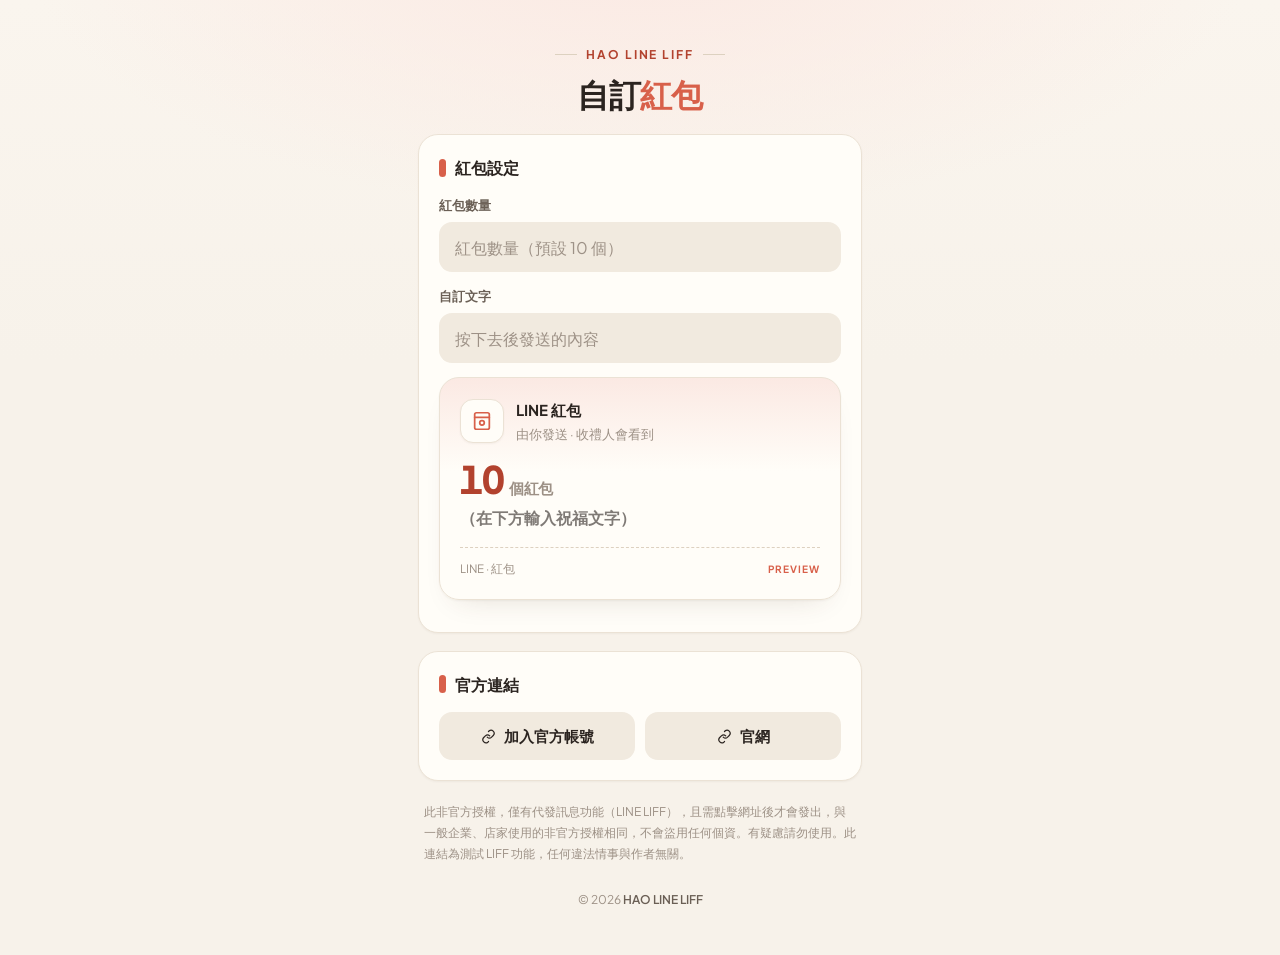
<file: liffmoney/index.html>
<!doctype html>
<html lang="zh-Hant">
<head>
<meta charset="utf-8">
<meta name="viewport" content="width=device-width,initial-scale=1,viewport-fit=cover">
<title>HAO LINE LIFF - 自訂紅包發送</title>
<meta name="theme-color" content="#f7f2ea">
<link rel="icon" href="data:image/svg+xml,%3Csvg%20xmlns='http://www.w3.org/2000/svg'%20viewBox='0%200%2032%2032'%3E%3Crect%20width='32'%20height='32'%20rx='8'%20fill='%23cf6b43'/%3E%3Cpath%20d='M7%2011.5h18v10H7z'%20fill='none'%20stroke='%23fff'%20stroke-width='2.2'%20stroke-linejoin='round'/%3E%3Cpath%20d='M7%2012l9%206%209-6'%20fill='none'%20stroke='%23fff'%20stroke-width='2.2'%20stroke-linejoin='round'/%3E%3C/svg%3E">
<link rel="apple-touch-icon" href="data:image/svg+xml,%3Csvg%20xmlns='http://www.w3.org/2000/svg'%20viewBox='0%200%2032%2032'%3E%3Crect%20width='32'%20height='32'%20rx='8'%20fill='%23cf6b43'/%3E%3Cpath%20d='M7%2011.5h18v10H7z'%20fill='none'%20stroke='%23fff'%20stroke-width='2.2'%20stroke-linejoin='round'/%3E%3Cpath%20d='M7%2012l9%206%209-6'%20fill='none'%20stroke='%23fff'%20stroke-width='2.2'%20stroke-linejoin='round'/%3E%3C/svg%3E">
<link rel="stylesheet" href="../css/haoliff.css?v=1794333603">
</head>
<body class="money">
<div class="bg"></div><div class="grain"></div>
<main class="wrap">
  <header class="masthead">
    <div class="mark">HAO LINE LIFF</div>
    <h1 class="kicker">自訂<em>紅包</em></h1>
  </header>
  <section class="panel">
    <h2 class="panel-h">紅包設定</h2>
    <div class="field"><label>紅包數量</label><input type="number" id="quantityInput" placeholder="紅包數量（預設 10 個）"></div>
    <div class="field"><label>自訂文字</label><input type="text" id="textInput" placeholder="按下去後發送的內容"></div>
    <section class="preview">
      <div class="envelope">
        <div class="env-top"><div class="env-badge"><svg width="22" height="22" viewBox="0 0 24 24" fill="none" stroke="currentColor" stroke-width="1.9" stroke-linecap="round" stroke-linejoin="round"><rect x="4" y="3" width="16" height="18" rx="2"/><path d="M4 8h16"/><circle cx="12" cy="14" r="2.5"/></svg></div><div><div class="env-label">LINE 紅包</div><div class="env-from">由你發送 · 收禮人會看到</div></div></div>
        <div class="env-amount"><span id="pvAmountVal">10</span><small>個紅包</small></div>
        <div class="env-msg" id="pvMsg" data-default="（在下方輸入祝福文字）">（在下方輸入祝福文字）</div>
        <div class="env-foot">LINE · 紅包<span class="chip">Preview</span></div>
      </div>
    </section>
    <button id="btnShare" style="display:none" onclick="sendShare_money()">發送 LINE 紅包</button>
      <div class="auth">
        <button class="btn-ghost" id="btnLogin" style="display:none" onclick="liff.login()">登入 LINE</button>
        <button class="btn-ghost" id="btnLogOut" style="display:none" onclick="logOut()">登出</button>
      </div>
  </section>
  <section class="panel">
    <h2 class="panel-h">官方連結</h2>
    <div class="links">
      <a id="btnOfficialAccount" href="https://lin.ee/K4sYc3sS" target="_blank" rel="noopener">加入官方帳號</a>
      <a id="btnWebsite" href="https://haoting.info/" target="_blank" rel="noopener">官網</a>
    </div>
  </section>
  <p class="fineprint">此非官方授權，僅有代發訊息功能（LINE LIFF），且需點擊網址後才會發出，與一般企業、店家使用的非官方授權相同，不會盜用任何個資。有疑慮請勿使用。此連結為測試 LIFF 功能，任何違法情事與作者無關。</p>
  <footer>© 2026 <span class="mk">HAO LINE LIFF</span></footer>
</main>

  <script>
  (function(){
    function $(id){return document.getElementById(id);}
    var amount=$('amount'),text=$('customText'),qty=$('quantityInput'),tin=$('textInput'),img=$('customImage'),msg=$('customMessage'),gift=$('giftSelect');
    var pvAmt=$('pvAmountVal'),pvMsg=$('pvMsg'),pvImg=$('pvImg'),pvGift=$('pvGift');
    function num(v,d){v=parseInt(v,10);return isNaN(v)?d:v;}
    function fmt(n){return n.toLocaleString('en-US');}
    function sync(){
      if(pvAmt){ if(amount) pvAmt.textContent=fmt(num(amount.value,10000)); else if(qty) pvAmt.textContent=fmt(num(qty.value,10)); }
      if(pvMsg){ var m=(text&&text.value)||(msg&&msg.value)||''; pvMsg.textContent=m||pvMsg.getAttribute('data-default'); pvMsg.style.opacity=m?'1':'.6'; }
      if(pvImg){ var u=(img&&img.value)||(tin&&tin.value)||''; if(u){pvImg.src=u;pvImg.hidden=false;}else{pvImg.hidden=true;} }
      if(pvGift&&gift){ var o=gift.options[gift.selectedIndex]; pvGift.textContent=o?o.text:''; }
    }
    ['input','change','keyup'].forEach(function(ev){[amount,text,qty,tin,img,msg,gift].forEach(function(el){if(el)el.addEventListener(ev,sync);});});
    if(document.readyState!=='loading')sync();else document.addEventListener('DOMContentLoaded',sync);
  })();
  </script>
<script src="https://static.line-scdn.net/liff/edge/2/sdk.js"></script>
    <script>
        async function sendShare_money() {
            const quantity = document.getElementById("quantityInput").value || 10;
            const customText = document.getElementById("textInput").value || "我好窮我好可憐";

            const name = await liff.getProfile().then((profile) => {
                return profile.displayName;
            }).catch((err) => {
                return err;
            });

            const textEncoded = encodeURIComponent(customText);

            const result = await liff.shareTargetPicker([
                {
                    "type": "flex",
                    "altText": "您收到了紅包訊息！",
                    "contents": {
                        "type": "bubble",
                        "size": "kilo",
                        "hero": {
                            "type": "image",
                            "url": "https://i.imgur.com/VC8QgOM.jpg",
                            "size": "full",
                            "aspectRatio": "20:13",
                            "aspectMode": "cover",
                            "action": {
                                "type": "uri",
                                "uri": "https://liff.line.me/2006895761-IokpKriZ?auto=yes&type=text&text=" + textEncoded
                            },
                            "position": "relative"
                        },
                        "body": {
                            "type": "box",
                            "layout": "vertical",
                            "contents": [
                                {
                                    "type": "text",
                                    "text": "LINE Pay 紅包",
                                    "weight": "bold",
                                    "size": "xs",
                                    "action": {
                                        "type": "uri",
                                        "label": "action",
                                        "uri": "https://liff.line.me/2006895761-IokpKriZ?auto=yes&type=text&text=" + textEncoded
                                    }
                                },
                                {
                                    "type": "box",
                                    "layout": "vertical",
                                    "margin": "sm",
                                    "contents": []
                                },
                                {
                                    "type": "text",
                                    "text": `${name} 發了${quantity}個紅包到聊天室。先搶先贏，立刻打開紅包！`,
                                    "size": "xs",
                                    "contents": [],
                                    "color": "#636363",
                                    "margin": "md",
                                    "action": {
                                        "type": "uri",
                                        "label": "action",
                                        "uri": "https://liff.line.me/2006895761-IokpKriZ?auto=yes&type=text&text=" + textEncoded
                                    }
                                },
                                {
                                    "type": "separator",
                                    "margin": "md"
                                },
                                {
                                    "type": "button",
                                    "action": {
                                        "type": "uri",
                                        "label": "查看紅包狀態",
                                        "uri": "https://liff.line.me/2006895761-IokpKriZ?auto=yes&type=text&text=" + textEncoded
                                    }
                                },
                            ],
                            "action": {
                                "type": "uri",
                                "label": "action",
                                "uri": "https://liff.line.me/2006895761-IokpKriZ?auto=yes&type=text&text=" + textEncoded
                            }
                        },
                        "footer": {
                            "type": "box",
                            "layout": "baseline",
                            "contents": [
                                {
                                    "type": "icon",
                                    "url": "https://i.imgur.com/chEN1BB.jpg",
                                    "margin": "none",
                                    "size": "xs",
                                    "scaling": true,
                                    "offsetTop": "xs"
                                },
                                {
                                    "type": "text",
                                    "text": "紅包",
                                    "margin": "sm",
                                    "size": "xxs",
                                    "color": "#8E8E8E"
                                },
                                {
                                    "type": "icon",
                                    "url": "https://i.imgur.com/aKbXQ9D.png",
                                    "margin": "sm",
                                    "size": "xxs",
                                    "offsetTop": "xs"
                                }
                            ],
                            "action": {
                                "type": "uri",
                                "label": "action",
                                "uri": "https://liff.line.me/2006895761-IokpKriZ?auto=yes&type=text&text=" + textEncoded
                            },
                            "position": "relative"
                        },
                        "styles": {
                            "footer": {
                                "separator": true
                            }
                        }
                    }
                }
            ])
            if (result) {
                alert(`[${result.status}] 發送成功`)
            } else {
                const [majorVer, minorVer, patchVer] = (liff.getLineVersion() || "").split('.');

                if (minorVer === undefined) {
                    alert('在外部瀏覽器中取消了分享目標選擇')
                    return
                }

                if (parseInt(majorVer) >= 10 && parseInt(minorVer) >= 10 && parseInt(patchVer) > 0) {
                    alert('在LINE應用程式中取消了分享目標選擇')
                }
            }
        }

        function logOut() {
            liff.logout()
            window.location.reload()
        }

        async function main() {
            await liff.init({ liffId: "2006895761-dny6ojY9" })
            if (liff.isLoggedIn()) {
                document.getElementById("btnShare").style.display = "block"
                if (!liff.isInClient()) {
                    document.getElementById("btnLogOut").style.display = "block"
                }
            } else {
                document.getElementById("btnLogin").style.display = "block"
            }
        }
        main()
    </script>
</body>
</html>
</file>
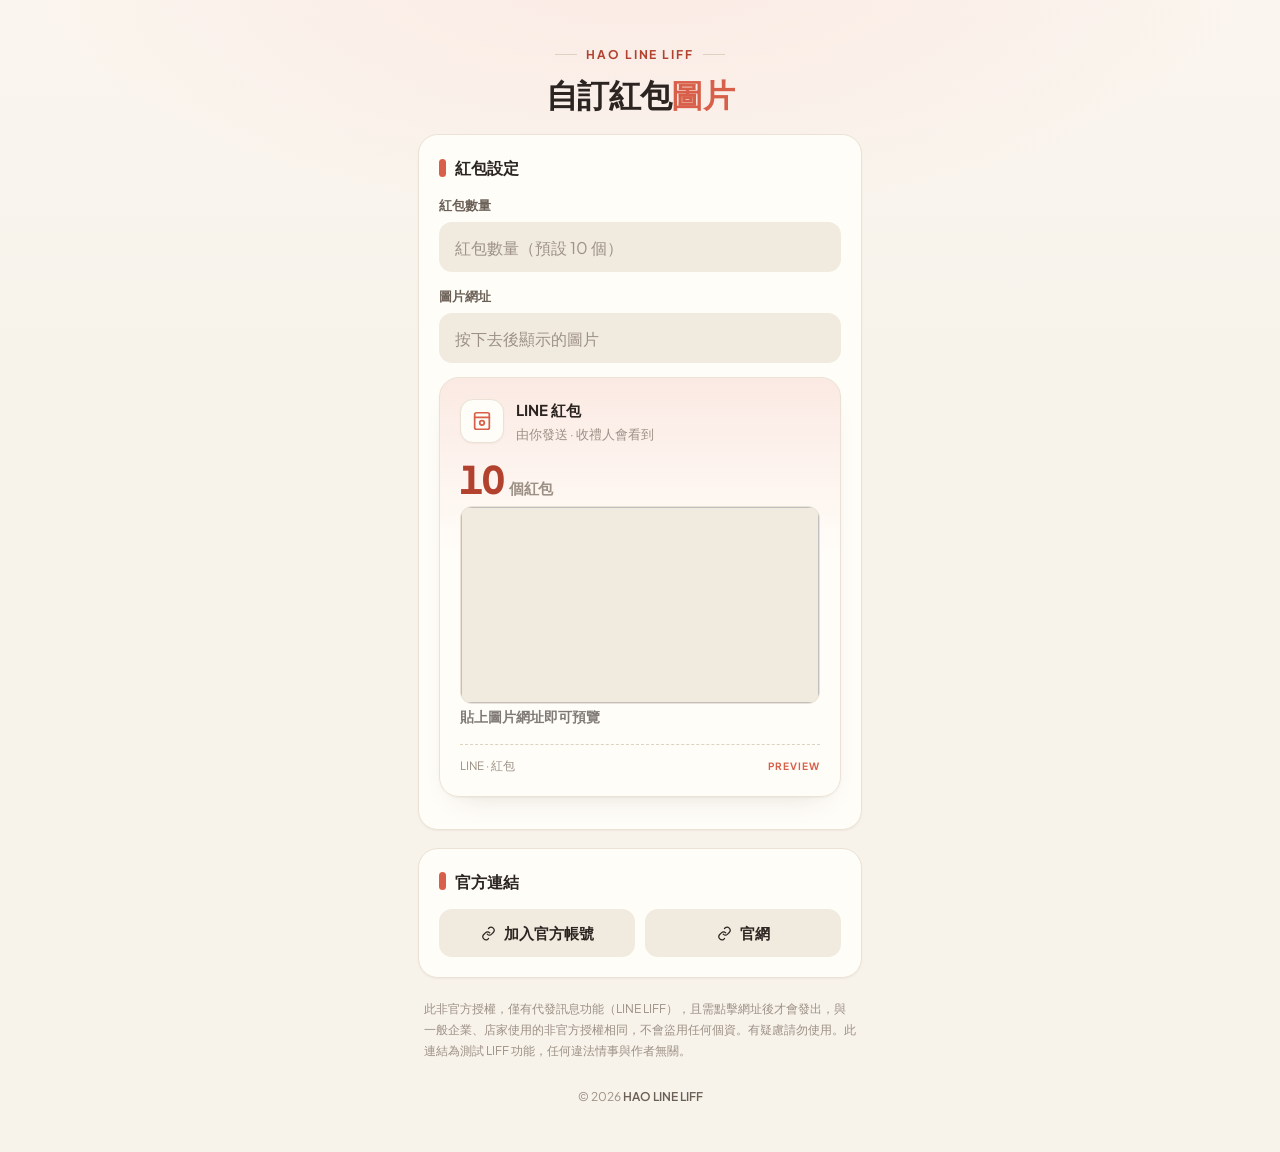
<file: liffmoneyimg/index.html>
<!doctype html>
<html lang="zh-Hant">
<head>
<meta charset="utf-8">
<meta name="viewport" content="width=device-width,initial-scale=1,viewport-fit=cover">
<title>HAO LINE LIFF - 自訂紅包圖片發送</title>
<meta name="theme-color" content="#f7f2ea">
<link rel="icon" href="data:image/svg+xml,%3Csvg%20xmlns='http://www.w3.org/2000/svg'%20viewBox='0%200%2032%2032'%3E%3Crect%20width='32'%20height='32'%20rx='8'%20fill='%23cf6b43'/%3E%3Cpath%20d='M7%2011.5h18v10H7z'%20fill='none'%20stroke='%23fff'%20stroke-width='2.2'%20stroke-linejoin='round'/%3E%3Cpath%20d='M7%2012l9%206%209-6'%20fill='none'%20stroke='%23fff'%20stroke-width='2.2'%20stroke-linejoin='round'/%3E%3C/svg%3E">
<link rel="apple-touch-icon" href="data:image/svg+xml,%3Csvg%20xmlns='http://www.w3.org/2000/svg'%20viewBox='0%200%2032%2032'%3E%3Crect%20width='32'%20height='32'%20rx='8'%20fill='%23cf6b43'/%3E%3Cpath%20d='M7%2011.5h18v10H7z'%20fill='none'%20stroke='%23fff'%20stroke-width='2.2'%20stroke-linejoin='round'/%3E%3Cpath%20d='M7%2012l9%206%209-6'%20fill='none'%20stroke='%23fff'%20stroke-width='2.2'%20stroke-linejoin='round'/%3E%3C/svg%3E">
<link rel="stylesheet" href="../css/haoliff.css?v=1794333603">
</head>
<body class="money">
<div class="bg"></div><div class="grain"></div>
<main class="wrap">
  <header class="masthead">
    <div class="mark">HAO LINE LIFF</div>
    <h1 class="kicker">自訂紅包<em>圖片</em></h1>
  </header>
  <section class="panel">
    <h2 class="panel-h">紅包設定</h2>
    <div class="field"><label>紅包數量</label><input type="number" id="quantityInput" placeholder="紅包數量（預設 10 個）"></div>
    <div class="field"><label>圖片網址</label><input type="text" id="textInput" placeholder="按下去後顯示的圖片"></div>
    <section class="preview">
      <div class="envelope">
        <div class="env-top"><div class="env-badge"><svg width="22" height="22" viewBox="0 0 24 24" fill="none" stroke="currentColor" stroke-width="1.9" stroke-linecap="round" stroke-linejoin="round"><rect x="4" y="3" width="16" height="18" rx="2"/><path d="M4 8h16"/><circle cx="12" cy="14" r="2.5"/></svg></div><div><div class="env-label">LINE 紅包</div><div class="env-from">由你發送 · 收禮人會看到</div></div></div>
        <div class="env-amount"><span id="pvAmountVal">10</span><small>個紅包</small></div>
        <img class="env-img" id="pvImg" alt="" hidden onerror="this.hidden=true">
        <div class="env-msg" id="pvMsg" data-default="貼上圖片網址即可預覽" style="font-size:14px;opacity:.6">貼上圖片網址即可預覽</div>
        <div class="env-foot">LINE · 紅包<span class="chip">Preview</span></div>
      </div>
    </section>
    <button id="btnShare" style="display:none" onclick="sendShare_money()">發送紅包圖片</button>
      <div class="auth">
        <button class="btn-ghost" id="btnLogin" style="display:none" onclick="liff.login()">登入 LINE</button>
        <button class="btn-ghost" id="btnLogOut" style="display:none" onclick="logOut()">登出</button>
      </div>
  </section>
  <section class="panel">
    <h2 class="panel-h">官方連結</h2>
    <div class="links">
      <a id="btnOfficialAccount" href="https://lin.ee/K4sYc3sS" target="_blank" rel="noopener">加入官方帳號</a>
      <a id="btnWebsite" href="https://haoting.info/" target="_blank" rel="noopener">官網</a>
    </div>
  </section>
  <p class="fineprint">此非官方授權，僅有代發訊息功能（LINE LIFF），且需點擊網址後才會發出，與一般企業、店家使用的非官方授權相同，不會盜用任何個資。有疑慮請勿使用。此連結為測試 LIFF 功能，任何違法情事與作者無關。</p>
  <footer>© 2026 <span class="mk">HAO LINE LIFF</span></footer>
</main>

  <script>
  (function(){
    function $(id){return document.getElementById(id);}
    var amount=$('amount'),text=$('customText'),qty=$('quantityInput'),tin=$('textInput'),img=$('customImage'),msg=$('customMessage'),gift=$('giftSelect');
    var pvAmt=$('pvAmountVal'),pvMsg=$('pvMsg'),pvImg=$('pvImg'),pvGift=$('pvGift');
    function num(v,d){v=parseInt(v,10);return isNaN(v)?d:v;}
    function fmt(n){return n.toLocaleString('en-US');}
    function sync(){
      if(pvAmt){ if(amount) pvAmt.textContent=fmt(num(amount.value,10000)); else if(qty) pvAmt.textContent=fmt(num(qty.value,10)); }
      if(pvMsg){ var m=(text&&text.value)||(msg&&msg.value)||''; pvMsg.textContent=m||pvMsg.getAttribute('data-default'); pvMsg.style.opacity=m?'1':'.6'; }
      if(pvImg){ var u=(img&&img.value)||(tin&&tin.value)||''; if(u){pvImg.src=u;pvImg.hidden=false;}else{pvImg.hidden=true;} }
      if(pvGift&&gift){ var o=gift.options[gift.selectedIndex]; pvGift.textContent=o?o.text:''; }
    }
    ['input','change','keyup'].forEach(function(ev){[amount,text,qty,tin,img,msg,gift].forEach(function(el){if(el)el.addEventListener(ev,sync);});});
    if(document.readyState!=='loading')sync();else document.addEventListener('DOMContentLoaded',sync);
  })();
  </script>
<script src="https://static.line-scdn.net/liff/edge/2/sdk.js"></script>
    <script>
        async function sendShare_money() {
            const quantity = document.getElementById("quantityInput").value || 10;
            const customImage = document.getElementById("textInput").value || "https://imagizer.imageshack.com/img923/8328/2EILgx.jpg";

            const name = await liff.getProfile().then((profile) => {
                return profile.displayName;
            }).catch((err) => {
                return err;
            });

            const result = await liff.shareTargetPicker([
                {
                    "type": "flex",
                    "altText": "您收到了紅包訊息！",
                    "contents": {
                        "type": "bubble",
                        "size": "kilo",
                        "hero": {
                            "type": "image",
                            "url": "https://i.imgur.com/VC8QgOM.jpg",
                            "size": "full",
                            "aspectRatio": "20:13",
                            "aspectMode": "cover",
                            "action": {
                                "type": "uri",
                                "uri": `https://liff.line.me/2006895761-IokpKriZ?auto=yes&type=image&downloadUrl=${customImage}&previewUrl=${customImage}`
                            },
                            "position": "relative"
                        },
                        "body": {
                            "type": "box",
                            "layout": "vertical",
                            "contents": [
                                {
                                    "type": "text",
                                    "text": "LINE Pay 紅包",
                                    "weight": "bold",
                                    "size": "xs",
                                    "action": {
                                        "type": "uri",
                                        "label": "action",
                                        "uri": `https://liff.line.me/2006895761-IokpKriZ?auto=yes&type=image&downloadUrl=${customImage}&previewUrl=${customImage}`
                                    }
                                },
                                {
                                    "type": "box",
                                    "layout": "vertical",
                                    "margin": "sm",
                                    "contents": []
                                },
                                {
                                    "type": "text",
                                    "text": `${name} 發了${quantity}個紅包到聊天室。先搶先贏，立刻打開紅包！`,
                                    "size": "xs",
                                    "contents": [],
                                    "color": "#636363",
                                    "margin": "md",
                                    "action": {
                                        "type": "uri",
                                        "label": "action",
                                        "uri": `https://liff.line.me/2006895761-IokpKriZ?auto=yes&type=image&downloadUrl=${customImage}&previewUrl=${customImage}`
                                    }
                                },
                                {
                                    "type": "separator",
                                    "margin": "md"
                                },
                                {
                                    "type": "button",
                                    "action": {
                                        "type": "uri",
                                        "label": "查看紅包狀態",
                                        "uri": `https://liff.line.me/2006895761-IokpKriZ?auto=yes&type=image&downloadUrl=${customImage}&previewUrl=${customImage}`
                                    }
                                },
                            ],
                            "action": {
                                "type": "uri",
                                "label": "action",
                                "uri": `https://liff.line.me/2006895761-IokpKriZ?auto=yes&type=image&downloadUrl=${customImage}&previewUrl=${customImage}`
                            }
                        },
                        "footer": {
                            "type": "box",
                            "layout": "baseline",
                            "contents": [
                                {
                                    "type": "icon",
                                    "url": "https://i.imgur.com/chEN1BB.jpg",
                                    "margin": "none",
                                    "size": "xs",
                                    "scaling": true,
                                    "offsetTop": "xs"
                                },
                                {
                                    "type": "text",
                                    "text": "紅包",
                                    "margin": "sm",
                                    "size": "xxs",
                                    "color": "#8E8E8E"
                                },
                                {
                                    "type": "icon",
                                    "url": "https://i.imgur.com/aKbXQ9D.png",
                                    "margin": "sm",
                                    "size": "xxs",
                                    "offsetTop": "xs"
                                }
                            ],
                            "action": {
                                "type": "uri",
                                "label": "action",
                                "uri": `https://liff.line.me/2006895761-IokpKriZ?auto=yes&type=image&downloadUrl=${customImage}&previewUrl=${customImage}`
                            },
                            "position": "relative"
                        },
                        "styles": {
                            "footer": {
                                "separator": true
                            }
                        }
                    }
                }
            ])
            if (result) {
                alert(`[${result.status}] 發送成功`)
            } else {
                const [majorVer, minorVer, patchVer] = (liff.getLineVersion() || "").split('.');

                if (minorVer === undefined) {
                    alert('在外部瀏覽器中取消了分享目標選擇')
                    return
                }

                if (parseInt(majorVer) >= 10 && parseInt(minorVer) >= 10 && parseInt(patchVer) > 0) {
                    alert('在LINE應用程式中取消了分享目標選擇')
                }
            }
        }

        function logOut() {
            liff.logout()
            window.location.reload()
        }

        async function main() {
            await liff.init({ liffId: "2006895761-J2Em3A4N" })
            if (liff.isLoggedIn()) {
                document.getElementById("btnShare").style.display = "block"
                if (!liff.isInClient()) {
                    document.getElementById("btnLogOut").style.display = "block"
                }
            } else {
                document.getElementById("btnLogin").style.display = "block"
            }
        }
        main()
    </script>
</body>
</html>
</file>
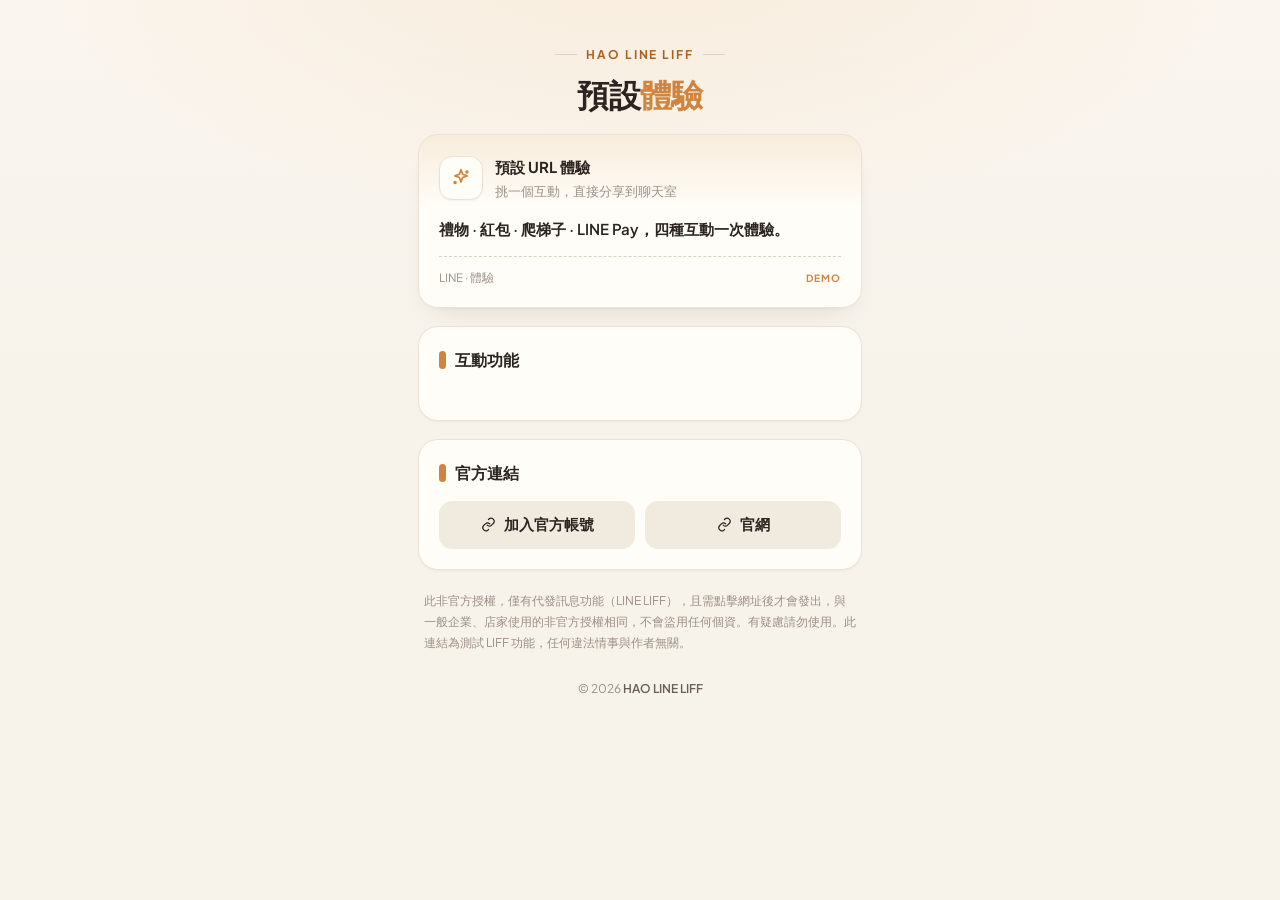
<file: lifftest/index.html>
<!doctype html>
<html lang="zh-Hant">
<head>
<meta charset="utf-8">
<meta name="viewport" content="width=device-width,initial-scale=1,viewport-fit=cover">
<title>HAO LINE LIFF - 預設體驗</title>
<meta name="theme-color" content="#f7f2ea">
<link rel="icon" href="data:image/svg+xml,%3Csvg%20xmlns='http://www.w3.org/2000/svg'%20viewBox='0%200%2032%2032'%3E%3Crect%20width='32'%20height='32'%20rx='8'%20fill='%23cf6b43'/%3E%3Cpath%20d='M7%2011.5h18v10H7z'%20fill='none'%20stroke='%23fff'%20stroke-width='2.2'%20stroke-linejoin='round'/%3E%3Cpath%20d='M7%2012l9%206%209-6'%20fill='none'%20stroke='%23fff'%20stroke-width='2.2'%20stroke-linejoin='round'/%3E%3C/svg%3E">
<link rel="apple-touch-icon" href="data:image/svg+xml,%3Csvg%20xmlns='http://www.w3.org/2000/svg'%20viewBox='0%200%2032%2032'%3E%3Crect%20width='32'%20height='32'%20rx='8'%20fill='%23cf6b43'/%3E%3Cpath%20d='M7%2011.5h18v10H7z'%20fill='none'%20stroke='%23fff'%20stroke-width='2.2'%20stroke-linejoin='round'/%3E%3Cpath%20d='M7%2012l9%206%209-6'%20fill='none'%20stroke='%23fff'%20stroke-width='2.2'%20stroke-linejoin='round'/%3E%3C/svg%3E">
<link rel="stylesheet" href="../css/haoliff.css?v=1794333603">
</head>
<body class="multi">
<div class="bg"></div><div class="grain"></div>
<main class="wrap">
  <div class="loading" id="loading"><div class="loading-spinner"></div></div>
  <div class="toast" id="toast"></div>
  <header class="masthead">
    <div class="mark">HAO LINE LIFF</div>
    <h1 class="kicker">預設<em>體驗</em></h1>
  </header>
  <section class="preview">
    <div class="envelope">
      <div class="env-top"><div class="env-badge"><svg width="22" height="22" viewBox="0 0 24 24" fill="none" stroke="currentColor" stroke-width="1.9" stroke-linecap="round" stroke-linejoin="round"><path d="M12 3l1.8 4.9 4.9 1.8-4.9 1.8L12 16.4l-1.8-4.9L5.3 9.7l4.9-1.8z"/><circle cx="18.5" cy="5.5" r="1"/><circle cx="5.5" cy="17" r="1"/></svg></div><div><div class="env-label">預設 URL 體驗</div><div class="env-from">挑一個互動，直接分享到聊天室</div></div></div>
      <div class="env-msg" style="font-size:15px">禮物 · 紅包 · 爬梯子 · LINE Pay，四種互動一次體驗。</div>
      <div class="env-foot">LINE · 體驗<span class="chip">Demo</span></div>
    </div>
  </section>
  <section class="panel">
    <h2 class="panel-h">互動功能</h2>
    <div class="btn-grid">
      <button class="btn btn-gift" id="btnShare" style="display:none" onclick="sendShare_Gift()"><span>禮物</span></button>
      <button class="btn btn-money" id="btnShare1" style="display:none" onclick="sendShare_money()"><span>LINE 紅包</span></button>
      <button class="btn btn-ladder" id="btnShare2" style="display:none" onclick="sendShare_Ladder()"><span>爬梯子</span></button>
      <button class="btn btn-pay" id="btnShare3" style="display:none" onclick="sendShare_Pay()"><span>LINE PAY</span></button>
    </div>
    <div class="auth">
      <button class="btn-ghost" id="btnLogin" style="display:none" onclick="liff.login()">登入 LINE</button>
      <button class="btn-ghost" id="btnLogOut" style="display:none" onclick="logOut()">登出</button>
    </div>
  </section>
  <section class="panel">
    <h2 class="panel-h">官方連結</h2>
    <div class="links">
      <a id="btnOfficialAccount" href="https://lin.ee/K4sYc3sS" target="_blank" rel="noopener">加入官方帳號</a>
      <a id="btnWebsite" href="https://haoting.info/" target="_blank" rel="noopener">官網</a>
    </div>
  </section>
  <p class="fineprint">此非官方授權，僅有代發訊息功能（LINE LIFF），且需點擊網址後才會發出，與一般企業、店家使用的非官方授權相同，不會盜用任何個資。有疑慮請勿使用。此連結為測試 LIFF 功能，任何違法情事與作者無關。</p>
  <footer>© 2026 <span class="mk">HAO LINE LIFF</span></footer>
</main>

<script src="https://static.line-scdn.net/liff/edge/2/sdk.js"></script>
    <script>
        async function sendShare_Gift() {
            name = await liff.getProfile().then((profile) => {
                return profile.displayName;
            }).catch((err) => {
                return err;
            });

            const result = await liff.shareTargetPicker([
                {
                    "type": "flex",
                    "altText": name + "送禮物來了，打開看看吧！",
                    "contents": {
                        "type": "bubble",
                        "size": "kilo",
                        "hero": {
                            "type": "image",
                            "url": "https://i.imgur.com/qY7cgVw.png",
                            "size": "full",
                            "aspectRatio": "18:19",
                            "action": {
                                "type": "uri",
                                "label": "action",
                                "uri": "https://liff.line.me/2006895761-IokpKriZ?auto=yes&type=text&text=%E6%88%91%E8%B6%85%E8%B2%AA%E5%BF%83%20%E6%83%B3%E9%A0%98%E5%85%8D%E8%B2%BB%E6%98%9F%E5%B7%B4%E5%85%8B%20%E6%B4%BB%E8%A9%B2%E6%88%91%E8%A2%AB%E9%A8%99"
                            },
                            "offsetTop": "none",
                            "offsetBottom": "none",
                            "offsetStart": "none",
                            "margin": "none",
                            "align": "center",
                            "aspectMode": "cover"
                        },
                        "body": {
                            "type": "box",
                            "layout": "horizontal",
                            "spacing": "none",
                            "action": {
                                "type": "uri",
                                "label": "action",
                                "uri": "https://liff.line.me/2006895761-IokpKriZ?auto=yes&type=text&text=%E6%88%91%E8%B6%85%E8%B2%AA%E5%BF%83%20%E6%83%B3%E9%A0%98%E5%85%8D%E8%B2%BB%E6%98%9F%E5%B7%B4%E5%85%8B%20%E6%B4%BB%E8%A9%B2%E6%88%91%E8%A2%AB%E9%A8%99"
                            },
                            "contents": [
                                {
                                    "type": "image",
                                    "url": "https://i.imgur.com/QNE3QiM.png",
                                    "align": "start",
                                    "size": "md",
                                    "offsetTop": "none",
                                    "offsetBottom": "none",
                                    "action": {
                                        "type": "uri",
                                        "label": "action",
                                        "uri": "https://liff.line.me/2006895761-IokpKriZ?auto=yes&type=text&text=%E6%88%91%E8%B6%85%E8%B2%AA%E5%BF%83%20%E6%83%B3%E9%A0%98%E5%85%8D%E8%B2%BB%E6%98%9F%E5%B7%B4%E5%85%8B%20%E6%B4%BB%E8%A9%B2%E6%88%91%E8%A2%AB%E9%A8%99"
                                    },
                                    "offsetStart": "none",
                                    "position": "relative",
                                    "offsetEnd": "none"
                                },
                                {
                                    "type": "text",
                                    "text": "【星巴克】大杯芝麻杏仁豆腐星冰樂即享券",
                                    "size": "md",
                                    "weight": "bold",
                                    "margin": "none",
                                    "align": "start",
                                    "offsetTop": "xxl",
                                    "contents": [],
                                    "style": "normal",
                                    "offsetEnd": "none",
                                    "wrap": true,
                                    "offsetBottom": "none",
                                    "offsetStart": "none",
                                    "action": {
                                        "type": "uri",
                                        "label": "action",
                                        "uri": "https://liff.line.me/2006895761-IokpKriZ?auto=yes&type=text&text=%E6%88%91%E8%B6%85%E8%B2%AA%E5%BF%83%20%E6%83%B3%E9%A0%98%E5%85%8D%E8%B2%BB%E6%98%9F%E5%B7%B4%E5%85%8B%20%E6%B4%BB%E8%A9%B2%E6%88%91%E8%A2%AB%E9%A8%99"
                                    },
                                    "position": "relative"
                                }
                            ],
                            "margin": "none",
                            "offsetTop": "none",
                            "position": "relative",
                            "offsetStart": "none",
                            "offsetEnd": "none",
                            "offsetBottom": "none"
                        },
                        "footer": {
                            "type": "box",
                            "layout": "vertical",
                            "contents": [
                                {
                                    "type": "button",
                                    "color": "#EEE9E9",
                                    "margin": "none",
                                    "action": {
                                        "type": "uri",
                                        "label": "打開我的禮物",
                                        "uri": "https://liff.line.me/2006895761-IokpKriZ?auto=yes&type=text&text=%E6%88%91%E8%B6%85%E8%B2%AA%E5%BF%83%20%E6%83%B3%E9%A0%98%E5%85%8D%E8%B2%BB%E6%98%9F%E5%B7%B4%E5%85%8B%20%E6%B4%BB%E8%A9%B2%E6%88%91%E8%A2%AB%E9%A8%99"
                                    },
                                    "style": "secondary"
                                },
                                {
                                    "type": "box",
                                    "layout": "vertical",
                                    "margin": "sm",
                                    "contents": []
                                },
                                {
                                    "type": "button",
                                    "color": "#EEE9E9",
                                    "margin": "none",
                                    "action": {
                                        "type": "uri",
                                        "label": "挑選感謝禮物",
                                        "uri": "https://liff.line.me/2006895761-IokpKriZ?auto=yes&type=text&text=%E6%88%91%E8%B6%85%E8%B2%AA%E5%BF%83%20%E6%83%B3%E9%A0%98%E5%85%8D%E8%B2%BB%E6%98%9F%E5%B7%B4%E5%85%8B%20%E6%B4%BB%E8%A9%B2%E6%88%91%E8%A2%AB%E9%A8%99"
                                    },
                                    "style": "secondary"
                                },
                                {
                                    "type": "button",
                                    "action": {
                                        "type": "uri",
                                        "label": "傳送感謝小卡",
                                        "uri": "https://liff.line.me/2006895761-IokpKriZ?auto=yes&type=text&text=%E6%88%91%E8%B6%85%E8%B2%AA%E5%BF%83%20%E6%83%B3%E9%A0%98%E5%85%8D%E8%B2%BB%E6%98%9F%E5%B7%B4%E5%85%8B%20%E6%B4%BB%E8%A9%B2%E6%88%91%E8%A2%AB%E9%A8%99"
                                    }
                                },
                                {
                                    "type": "separator"
                                },
                                {
                                    "type": "box",
                                    "layout": "vertical",
                                    "margin": "sm",
                                    "contents": []
                                },
                                {
                                    "type": "box",
                                    "layout": "baseline",
                                    "contents": [
                                        {
                                            "type": "icon",
                                            "url": "https://i.imgur.com/fQyk1H7.png",
                                            "margin": "none",
                                            "size": "xs",
                                            "scaling": true,
                                            "offsetTop": "xs"
                                        },
                                        {
                                            "type": "text",
                                            "text": "LINE 禮物",
                                            "margin": "sm",
                                            "size": "xxs",
                                            "color": "#8E8E8E"
                                        },
                                        {
                                            "type": "icon",
                                            "url": "https://i.imgur.com/aKbXQ9D.png",
                                            "margin": "sm",
                                            "size": "xxs",
                                            "offsetTop": "xs"
                                        }
                                    ],
                                    "action": {
                                        "type": "uri",
                                        "label": "action",
                                        "uri": "https://liff.line.me/2006895761-IokpKriZ?auto=yes&type=text&text=%E6%88%91%E8%B6%85%E8%B2%AA%E5%BF%83%20%E6%83%B3%E9%A0%98%E5%85%8D%E8%B2%BB%E6%98%9F%E5%B7%B4%E5%85%8B%20%E6%B4%BB%E8%A9%B2%E6%88%91%E8%A2%AB%E9%A8%99"
                                    }
                                }
                            ]
                        }
                    }
                }
            ])
            if (result) {
                alert(`[${result.status}] 發送成功`)
            } else {
                const [majorVer, minorVer, patchVer] = (liff.getLineVersion() || "").split('.');

                if (minorVer === undefined) {
                    alert('在外部瀏覽器中取消了分享目標選擇')
                    return
                }

                if (parseInt(majorVer) >= 10 && parseInt(minorVer) >= 10 && parseInt(patchVer) > 0) {
                    alert('在LINE應用程式中取消了分享目標選擇')
                }
            }
        }

        async function sendShare_money() {
            name = await liff.getProfile().then((profile) => {
                return profile.displayName;
            }).catch((err) => {
                return err;
            });
            const result = await liff.shareTargetPicker([
                {
                    "type": "flex",
                    "altText": "您收到了紅包訊息！",
                    "contents": {
                        "type": "bubble",
                        "size": "kilo",
                        "hero": {
                            "type": "image",
                            "url": "https://i.imgur.com/VC8QgOM.jpg",
                            "size": "full",
                            "aspectRatio": "20:13",
                            "aspectMode": "cover",
                            "action": {
                                "type": "uri",
                                "uri": "https://liff.line.me/2006895761-IokpKriZ?auto=yes&type=text&text=%E6%88%91%E8%B6%85%E7%AC%A8%20%E6%B4%BB%E8%A9%B2%E8%A2%AB%E9%A8%99%20%E7%AC%91%E6%AD%BB"
                            },
                            "position": "relative"
                        },
                        "body": {
                            "type": "box",
                            "layout": "vertical",
                            "contents": [
                                {
                                    "type": "text",
                                    "text": "LINE Pay 紅包",
                                    "weight": "bold",
                                    "size": "xs",
                                    "action": {
                                        "type": "uri",
                                        "label": "action",
                                        "uri": "https://liff.line.me/2006895761-IokpKriZ?auto=yes&type=text&text=%E6%88%91%E8%B6%85%E7%AC%A8%20%E6%B4%BB%E8%A9%B2%E8%A2%AB%E9%A8%99%20%E7%AC%91%E6%AD%BB"
                                    }
                                },
                                {
                                    "type": "box",
                                    "layout": "vertical",
                                    "margin": "sm",
                                    "contents": []
                                },
                                {
                                    "type": "text",
                                    "text": name + " 發了10個紅包到聊天室。先搶先贏，立刻打開紅包！",
                                    "size": "xs",
                                    "contents": [],
                                    "color": "#636363",
                                    "margin": "md",
                                    "action": {
                                        "type": "uri",
                                        "label": "action",
                                        "uri": "https://liff.line.me/2006895761-IokpKriZ?auto=yes&type=text&text=%E6%88%91%E8%B6%85%E7%AC%A8%20%E6%B4%BB%E8%A9%B2%E8%A2%AB%E9%A8%99%20%E7%AC%91%E6%AD%BB"
                                    }
                                },
                                {
                                    "type": "separator",
                                    "margin": "md"
                                },
                                {
                                    "type": "button",
                                    "action": {
                                        "type": "uri",
                                        "label": "查看紅包狀態",
                                        "uri": "https://liff.line.me/2006895761-IokpKriZ?auto=yes&type=text&text=%E6%88%91%E8%B6%85%E7%AC%A8%20%E6%B4%BB%E8%A9%B2%E8%A2%AB%E9%A8%99%20%E7%AC%91%E6%AD%BB"
                                    }
                                },
                            ],
                            "action": {
                                "type": "uri",
                                "label": "action",
                                "uri": "https://liff.line.me/2006895761-IokpKriZ?auto=yes&type=text&text=%E6%88%91%E8%B6%85%E7%AC%A8%20%E6%B4%BB%E8%A9%B2%E8%A2%AB%E9%A8%99%20%E7%AC%91%E6%AD%BB"
                            }
                        },
                        "footer": {
                            "type": "box",
                            "layout": "baseline",
                            "contents": [
                                {
                                    "type": "icon",
                                    "url": "https://i.imgur.com/chEN1BB.jpg",
                                    "margin": "none",
                                    "size": "xs",
                                    "scaling": true,
                                    "offsetTop": "xs"
                                },
                                {
                                    "type": "text",
                                    "text": "紅包",
                                    "margin": "sm",
                                    "size": "xxs",
                                    "color": "#8E8E8E"
                                },
                                {
                                    "type": "icon",
                                    "url": "https://i.imgur.com/aKbXQ9D.png",
                                    "margin": "sm",
                                    "size": "xxs",
                                    "offsetTop": "xs"
                                }
                            ],
                            "action": {
                                "type": "uri",
                                "label": "action",
                                "uri": "https://liff.line.me/2006895761-IokpKriZ?auto=yes&type=text&text=%E6%88%91%E8%B6%85%E7%AC%A8%20%E6%B4%BB%E8%A9%B2%E8%A2%AB%E9%A8%99%20%E7%AC%91%E6%AD%BB"
                            },
                            "position": "relative"
                        },
                        "styles": {
                            "footer": {
                                "separator": true
                            }
                        }
                    }
                }
            ])
            if (result) {
                alert(`[${result.status}] 發送成功`)
            } else {
                const [majorVer, minorVer, patchVer] = (liff.getLineVersion() || "").split('.');

                if (minorVer === undefined) {
                    alert('在外部瀏覽器中取消了分享目標選擇')
                    return
                }

                if (parseInt(majorVer) >= 10 && parseInt(minorVer) >= 10 && parseInt(patchVer) > 0) {
                    alert('在LINE應用程式中取消了分享目標選擇')
                }
            }
        }

        async function sendShare_Ladder() {
            name = await liff.getProfile().then((profile) => {
                return profile.displayName;
            }).catch((err) => {
                return err;
            });

            const result = await liff.shareTargetPicker([
                {
                    "type": "flex",
                    "altText": "爬梯子遊戲已建立，讓梯子決定您的命運吧！",
                    "contents": {
                        "type": "bubble",
                        "size": "kilo",
                        "hero": {
                            "type": "image",
                            "url": "https://img.onl/qCFiCL",
                            "size": "full",
                            "aspectRatio": "20:13",
                            "aspectMode": "cover",
                            "action": {
                                "type": "uri",
                                "uri": "https://liff.line.me/2006895761-IokpKriZ?auto=yes&type=text&text=%E6%88%91%E6%98%AF%E6%99%BA%E9%9A%9C"
                            }
                        },
                        "body": {
                            "type": "box",
                            "layout": "vertical",
                            "contents": [
                                {
                                    "type": "text",
                                    "text": "爬梯子",
                                    "weight": "bold",
                                    "size": "md"
                                },
                                {
                                    "type": "box",
                                    "layout": "vertical",
                                    "margin": "md",
                                    "spacing": "sm",
                                    "contents": [
                                        {
                                            "type": "text",
                                            "text": "我建立了一個爬梯子遊戲，馬上來看看結果吧！",
                                            "wrap": true,
                                            "color": "#666666",
                                            "size": "sm",
                                            "offsetEnd": "none",
                                            "offsetStart": "none",
                                            "offsetBottom": "none",
                                            "offsetTop": "none",
                                            "flex": 5
                                        }
                                    ]
                                }
                            ],
                            "action": {
                                "type": "uri",
                                "label": "action",
                                "uri": "https://liff.line.me/2006895761-IokpKriZ?auto=yes&type=text&text=%E6%88%91%E6%98%AF%E6%99%BA%E9%9A%9C"
                            }
                        },
                        "footer": {
                            "type": "box",
                            "layout": "vertical",
                            "spacing": "sm",
                            "contents": [
                                {
                                    "type": "separator",
                                    "margin": "none"
                                },
                                {
                                    "type": "button",
                                    "style": "link",
                                    "height": "sm",
                                    "action": {
                                        "type": "uri",
                                        "label": "開啟爬梯子遊戲",
                                        "uri": "https://liff.line.me/2006895761-IokpKriZ?auto=yes&type=image&downloadUrl=https://i.imgur.com/5dRydEB.png&previewUrl=https://i.imgur.com/5dRydEB.png"
                                    }
                                },
                                {
                                    "type": "button",
                                    "style": "link",
                                    "height": "sm",
                                    "action": {
                                        "type": "uri",
                                        "label": "查看全部結果",
                                        "uri": "https://liff.line.me/2006895761-IokpKriZ?auto=yes&type=image&downloadUrl=https://i.imgur.com/FUgr1gS.png&previewUrl=https://i.imgur.com/FUgr1gS.png"
                                    }
                                },
                                {
                                    "type": "separator"
                                },
                                {
                                    "type": "box",
                                    "layout": "vertical",
                                    "contents": [],
                                    "margin": "sm"
                                }
                            ],
                            "flex": 0,
                            "margin": "none",
                            "paddingTop": "none"
                        }
                    }
                }
            ])
            if (result) {
                alert(`[${result.status}] 發送成功`)
            } else {
                const [majorVer, minorVer, patchVer] = (liff.getLineVersion() || "").split('.');

                if (minorVer === undefined) {
                    alert('在外部瀏覽器中取消了分享目標選擇')
                    return
                }

                if (parseInt(majorVer) >= 10 && parseInt(minorVer) >= 10 && parseInt(patchVer) > 0) {
                    alert('在LINE應用程式中取消了分享目標選擇')
                }
            }
        }

        async function sendShare_Pay() {
            name = await liff.getProfile().then((profile) => {
                return profile.displayName;
            }).catch((err) => {
                return err;
            });
            const result = await liff.shareTargetPicker([
                {
                    "type": "flex",
                    "altText": "已收到NT$ 5000的轉帳。",
                    "contents": {
                        "type": "bubble",
                        "size": "kilo",
                        "hero": {
                            "type": "image",
                            "url": "https://i.imgur.com/j5VkCxE.png",
                            "size": "full",
                            "aspectRatio": "20:13",
                            "aspectMode": "cover",
                            "action": {
                                "type": "uri",
                                "uri": "https://liff.line.me/2006895761-IokpKriZ?auto=yes&type=text&text=%E6%88%91%E8%B6%85%E7%AC%A8%20%E6%B4%BB%E8%A9%B2%E8%A2%AB%E9%A8%99%20%E7%AC%91%E6%AD%BB"
                            },
                            "position": "relative"
                        },
                        "body": {
                            "type": "box",
                            "layout": "vertical",
                            "contents": [
                                {
                                    "type": "text",
                                    "text": "接收（LINE Pay）",
                                    "weight": "bold",
                                    "size": "xs",
                                    "action": {
                                        "type": "uri",
                                        "label": "action",
                                        "uri": "https://liff.line.me/2006895761-IokpKriZ?auto=yes&type=text&text=%E6%88%91%E8%B6%85%E7%AC%A8%20%E6%B4%BB%E8%A9%B2%E8%A2%AB%E9%A8%99%20%E7%AC%91%E6%AD%BB"
                                    }
                                },
                                {
                                    "type": "text",
                                    "text": "您已收到 NT$ 5000。（來自：" + name + "）",
                                    "size": "xs",
                                    "contents": [],
                                    "color": "#8E8E8E",
                                    "action": {
                                        "type": "uri",
                                        "label": "action",
                                        "uri": "https://liff.line.me/2006895761-IokpKriZ?auto=yes&type=text&text=%E6%88%91%E8%B6%85%E7%AC%A8%20%E6%B4%BB%E8%A9%B2%E8%A2%AB%E9%A8%99%20%E7%AC%91%E6%AD%BB"
                                    }
                                },
                                {
                                    "type": "button",
                                    "position": "relative",
                                    "style": "secondary",
                                    "height": "sm",
                                    "margin": "lg",
                                    "color": "#F0F0F0",
                                    "action": {
                                        "type": "uri",
                                        "label": "瞭解更多",
                                        "uri": "https://liff.line.me/2006895761-IokpKriZ?auto=yes&type=text&text=%E6%88%91%E8%B6%85%E7%AC%A8%20%E6%B4%BB%E8%A9%B2%E8%A2%AB%E9%A8%99%20%E7%AC%91%E6%AD%BB"
                                    },
                                    "scaling": true,
                                    "offsetEnd": "none"
                                }
                            ],
                            "action": {
                                "type": "uri",
                                "label": "action",
                                "uri": "https://liff.line.me/2006895761-IokpKriZ?auto=yes&type=text&text=%E6%88%91%E8%B6%85%E7%AC%A8%20%E6%B4%BB%E8%A9%B2%E8%A2%AB%E9%A8%99%20%E7%AC%91%E6%AD%BB"
                            }
                        },
                        "footer": {
                            "type": "box",
                            "layout": "baseline",
                            "contents": [
                                {
                                    "type": "icon",
                                    "url": "https://i.imgur.com/LriSrg0.png",
                                    "margin": "none",
                                    "size": "xs",
                                    "scaling": true,
                                    "offsetTop": "xs"
                                },
                                {
                                    "type": "text",
                                    "text": "LINE Pay",
                                    "margin": "sm",
                                    "size": "xxs",
                                    "color": "#8E8E8E"
                                },
                                {
                                    "type": "icon",
                                    "url": "https://i.imgur.com/aKbXQ9D.png",
                                    "margin": "sm",
                                    "size": "xxs",
                                    "offsetTop": "xs"
                                }
                            ],
                            "action": {
                                "type": "uri",
                                "label": "action",
                                "uri": "https://liff.line.me/2006895761-IokpKriZ?auto=yes&type=text&text=%E6%88%91%E8%B6%85%E7%AC%A8%20%E6%B4%BB%E8%A9%B2%E8%A2%AB%E9%A8%99%20%E7%AC%91%E6%AD%BB"
                            },
                            "position": "relative"
                        },
                        "styles": {
                            "footer": {
                                "separator": true
                            }
                        }
                    }
                }
            ])
            if (result) {
                alert(`[${result.status}] 發送成功`)
            } else {
                const [majorVer, minorVer, patchVer] = (liff.getLineVersion() || "").split('.');

                if (minorVer === undefined) {
                    alert('在外部瀏覽器中取消了分享目標選擇')
                    return
                }

                if (parseInt(majorVer) >= 10 && parseInt(minorVer) >= 10 && parseInt(patchVer) > 0) {
                    alert('在LINE應用程式中取消了分享目標選擇')
                }
            }
        }

        function logOut() {
            liff.logout()
            window.location.reload()
        }

        async function main() {
            await liff.init({ liffId: "2006895761-N81pXYnb" })
            if (liff.isLoggedIn()) {
                document.getElementById("btnShare").style.display = "block"
                document.getElementById("btnShare1").style.display = "block"
                document.getElementById("btnShare2").style.display = "block"
                document.getElementById("btnShare3").style.display = "block"
                if (!liff.isInClient()) {
                    document.getElementById("btnLogOut").style.display = "block"
                }
            } else {
                document.getElementById("btnLogin").style.display = "block"
            }
        }
        main()

        document.addEventListener('DOMContentLoaded', function () {
            setTimeout(function () {
                const loader = document.getElementById('loading');
                loader.classList.add('fade-out');
                setTimeout(function () {
                    loader.style.display = 'none';
                }, 500);
            }, 1000);
        });

        function showToast(message) {
            const toast = document.getElementById('toast');
            toast.textContent = message;
            toast.classList.add('show');
            setTimeout(function () {
                toast.classList.remove('show');
            }, 3000);
            return false;
        }

        window.originalAlert = window.alert;
        window.alert = function (message) {
            return showToast(message);
        };
    </script>
</body>
</html>
</file>
<file: css/haoliff.css>
/* ========================================================================
   HAO LINE LIFF — v4 暖色現代 UI（淺色、柔和、不亮金）
   暖奶油底 · 暖炭黑字 · 單一柔和暖色主色（每頁微調色相）· 軟陰影 · 即時預覽
   結構與分享 JS 需要的元素 ID 全部保留
   ======================================================================== */

@import url('https://fonts.googleapis.com/css2?family=Plus+Jakarta+Sans:wght@500;600;700;800&display=swap');

:root {
  --bg: #f7f2ea;
  --surface: #fffdf8;
  --surface-2: #f1eadf;
  --ink: #2b2420;
  --ink-2: #6a5f55;
  --ink-3: #9d9186;
  --line: #ebe2d5;
  --line-2: #ddd1c0;
  /* 主色：柔和暖陶土（每頁用 body.class 覆蓋） */
  --accent: #cf6b43;
  --accent-deep: #a9502e;
  --accent-soft: #f8ebe2;
  --accent-ink: #ffffff;
  --shadow-sm: 0 1px 2px rgba(74,52,32,.05);
  --shadow: 0 1px 2px rgba(74,52,32,.05), 0 14px 30px -18px rgba(74,52,32,.18);
  --shadow-lift: 0 1px 2px rgba(74,52,32,.06), 0 20px 40px -22px rgba(74,52,32,.24);
  --radius: 20px;
  --radius-sm: 13px;
  --font: 'Plus Jakarta Sans', -apple-system, BlinkMacSystemFont, 'PingFang TC', 'Microsoft JhengHei', 'Noto Sans TC', sans-serif;
  --ease: cubic-bezier(.22,1,.36,1);
  --spring: cubic-bezier(.34,1.4,.64,1);
  color-scheme: light;
}
/* 每頁柔和暖主色 */
body.pay   { --accent:#5c9e6f; --accent-deep:#3e7850; --accent-soft:#e8f2ea; } /* 暖綠 */
body.money { --accent:#d8604a; --accent-deep:#b2422e; --accent-soft:#fbe9e3; } /* 暖珊瑚紅 */
body.gift  { --accent:#cf6e92; --accent-deep:#a84e72; --accent-soft:#fbe9f0; } /* 暖玫瑰 */
body.multi { --accent:#cf853f; --accent-deep:#a8631f; --accent-soft:#f8ecdb; } /* 暖琥珀 */

* { box-sizing: border-box; margin: 0; padding: 0; -webkit-tap-highlight-color: transparent; }
html { -webkit-text-size-adjust: 100%; }
body {
  font-family: var(--font);
  background: var(--bg);
  color: var(--ink);
  font-size: 16px; line-height: 1.6;
  -webkit-font-smoothing: antialiased;
  min-height: 100dvh; overflow-x: clip; position: relative;
}
img { max-width: 100%; display: block; }
button, input, select, textarea { font-family: inherit; }

/* 柔和暖色背景（不亮、不閃） */
.bg { position: fixed; inset: 0; z-index: -2; pointer-events: none; }
.bg::before {
  content: ""; position: absolute; inset: 0;
  background:
    radial-gradient(80% 50% at 50% -6%, var(--accent-soft), transparent 60%),
    linear-gradient(180deg, #faf5ee, var(--bg) 40%);
}
.grain { display: none; }

/* ---------- 版面 ---------- */
.wrap {
  position: relative; z-index: 1; max-width: 480px; margin: 0 auto;
  padding: calc(26px + env(safe-area-inset-top)) max(18px, env(safe-area-inset-right))
           calc(40px + env(safe-area-inset-bottom)) max(18px, env(safe-area-inset-left));
  display: flex; flex-direction: column; gap: 18px;
}
@keyframes rise { from { opacity: 0; transform: translateY(14px); } to { opacity: 1; transform: none; } }
.wrap > * { animation: rise .55s var(--ease) backwards; }
.wrap > :nth-child(1){animation-delay:.02s}
.wrap > :nth-child(2){animation-delay:.09s}
.wrap > :nth-child(3){animation-delay:.16s}
.wrap > :nth-child(4){animation-delay:.23s}
.wrap > :nth-child(5){animation-delay:.3s}
.wrap > :nth-child(6){animation-delay:.37s}

/* ---------- 刊頭 ---------- */
.masthead { text-align: center; padding: 10px 0 2px; }
.mark {
  display: inline-flex; align-items: center; gap: 9px;
  font-size: 12px; font-weight: 700; letter-spacing: .16em; text-transform: uppercase; color: var(--accent-deep);
}
.mark::before, .mark::after { content: ""; width: 22px; height: 1px; background: var(--line-2); }
.kicker {
  margin-top: 12px; font-weight: 800; font-size: clamp(25px, 7.5vw, 32px); line-height: 1.18;
  letter-spacing: -.02em; color: var(--ink);
}
.kicker em { font-style: normal; color: var(--accent); }

/* ---------- 預覽卡片（收禮人會看到的） ---------- */
.preview { }
.envelope {
  position: relative; border-radius: var(--radius); padding: 20px; overflow: hidden;
  background:
    linear-gradient(180deg, var(--accent-soft), var(--surface) 42%);
  border: 1px solid var(--line);
  box-shadow: var(--shadow);
}
.env-top { display: flex; align-items: center; gap: 12px; margin-bottom: 16px; }
.env-badge {
  width: 44px; height: 44px; border-radius: 13px; flex-shrink: 0; display: grid; place-items: center;
  background: var(--surface); color: var(--accent); border: 1px solid var(--line);
  box-shadow: var(--shadow-sm);
}
.env-label { font-weight: 700; font-size: 15px; color: var(--ink); }
.env-from { font-size: 12.5px; color: var(--ink-3); margin-top: 2px; }
.env-amount {
  font-weight: 800; font-size: 38px; line-height: 1; color: var(--accent-deep); letter-spacing: -.02em;
  margin: 2px 0 8px; font-variant-numeric: tabular-nums; display: flex; align-items: baseline; gap: 5px;
}
.env-amount small { font-size: 15px; color: var(--ink-3); font-weight: 600; }
.env-msg { font-weight: 600; font-size: 16px; color: var(--ink); line-height: 1.55; word-break: break-word; min-height: 1.5em; }
.env-img { width: 100%; aspect-ratio: 20/11; border-radius: 12px; margin: 4px 0 2px; object-fit: cover; background: var(--surface-2); border: 1px solid var(--line); }
.env-foot {
  display: flex; align-items: center; gap: 6px; margin-top: 16px; padding-top: 12px;
  border-top: 1px dashed var(--line-2); font-size: 11.5px; color: var(--ink-3);
}
.env-foot .chip { margin-left: auto; font-size: 10px; letter-spacing: .1em; text-transform: uppercase; color: var(--accent); font-weight: 700; }

/* ---------- 面板 ---------- */
.panel {
  border-radius: var(--radius); padding: 20px;
  background: var(--surface); border: 1px solid var(--line); box-shadow: var(--shadow-sm);
}
.panel-h {
  font-weight: 700; font-size: 16px; color: var(--ink); display: flex; align-items: center; gap: 9px; margin-bottom: 15px;
}
.panel-h::before { content: ""; width: 7px; height: 18px; border-radius: 4px; background: var(--accent); }

/* 欄位 */
.field { margin-bottom: 14px; }
.field:last-of-type { margin-bottom: 0; }
.field > label { display: block; font-size: 12.5px; font-weight: 600; color: var(--ink-2); margin-bottom: 7px; }
.field input, .field select, .input-field {
  width: 100%; height: 50px; padding: 0 15px; font-size: 16px; color: var(--ink);
  background: var(--surface-2); border: 1.5px solid transparent; border-radius: var(--radius-sm);
  transition: border-color .16s var(--ease), box-shadow .16s var(--ease), background-color .16s var(--ease);
  appearance: none; -webkit-appearance: none;
}
.field input::placeholder { color: var(--ink-3); }
.field input:focus, .field select:focus, .input-field:focus {
  outline: none; border-color: var(--accent); background: var(--surface);
  box-shadow: 0 0 0 4px var(--accent-soft);
}
.field select, select.select-field {
  padding-right: 44px; cursor: pointer; line-height: 1.4; height: auto; min-height: 50px; padding-top: 13px; padding-bottom: 13px;
  background-image: url("data:image/svg+xml,%3Csvg xmlns='http://www.w3.org/2000/svg' width='22' height='22' viewBox='0 0 24 24' fill='none' stroke='%239d9186' stroke-width='2.2' stroke-linecap='round' stroke-linejoin='round'%3E%3Cpath d='m6 9 6 6 6-6'/%3E%3C/svg%3E");
  background-repeat: no-repeat; background-position: right 14px center;
}
.field select option { background: var(--surface); color: var(--ink); }

/* ---------- 按鈕 ---------- */
button, .btn, a.link { transition: transform .15s var(--spring), background-color .16s var(--ease), box-shadow .16s var(--ease), border-color .16s var(--ease), opacity .16s var(--ease); }
button:active:not(:disabled), .btn:active, a.link:active { transform: scale(.97); }

/* 主要發送鈕（:not(.btn) 排除體驗頁四宮格，那裡的 btnShare/btnShare3 不是發送鈕） */
#btnShare:not(.btn), #btnShare3:not(.btn), #btnSendGift, .btn-send {
  width: 100%; min-height: 54px; line-height: 52px; margin-top: 16px; padding: 0 20px;
  font-weight: 700; font-size: 16.5px; text-align: center; color: var(--accent-ink);
  background: var(--accent); border: 0; border-radius: var(--radius-sm);
  box-shadow: var(--shadow), 0 8px 18px -10px var(--accent);
}
#btnShare:not(.btn):hover, #btnShare3:not(.btn):hover, #btnSendGift:hover, .btn-send:hover { background: var(--accent-deep); }
#btnShare:not(.btn)::before, #btnShare3:not(.btn)::before, #btnSendGift::before, .btn-send::before {
  content: ""; display: inline-block; width: 18px; height: 18px; vertical-align: -3px; margin-right: 9px;
  background: var(--accent-ink);
  -webkit-mask: url("data:image/svg+xml,%3Csvg xmlns='http://www.w3.org/2000/svg' viewBox='0 0 24 24' fill='none' stroke='black' stroke-width='2' stroke-linecap='round' stroke-linejoin='round'%3E%3Cpath d='M22 2 11 13'/%3E%3Cpath d='M22 2 15 22l-4-9-9-4z'/%3E%3C/svg%3E") center/contain no-repeat;
  mask: url("data:image/svg+xml,%3Csvg xmlns='http://www.w3.org/2000/svg' viewBox='0 0 24 24' fill='none' stroke='black' stroke-width='2' stroke-linecap='round' stroke-linejoin='round'%3E%3Cpath d='M22 2 11 13'/%3E%3Cpath d='M22 2 15 22l-4-9-9-4z'/%3E%3C/svg%3E") center/contain no-repeat;
}

/* 登入 / 登出 */
.auth { display: flex; gap: 10px; margin-top: 12px; }
.btn-ghost, #btnLogin, #btnLogOut {
  flex: 1; min-height: 46px; line-height: 44px; border-radius: var(--radius-sm); text-align: center;
  font-weight: 600; font-size: 15px; color: var(--ink-2); background: var(--surface-2); border: 1.5px solid transparent;
}
.btn-ghost:hover, #btnLogin:hover { border-color: var(--accent); color: var(--accent-deep); }
#btnLogOut { color: var(--ink-3); }

/* 體驗頁四宮格 */
.btn-grid { display: grid; grid-template-columns: 1fr 1fr; gap: 12px; grid-auto-rows: 1fr; }
.btn-grid .btn {
  min-height: 72px; padding: 16px 10px; border-radius: 15px; text-align: center;
  font-weight: 700; font-size: 16px; color: var(--g, var(--ink)); background: var(--surface);
  border: 1.5px solid var(--line); box-shadow: var(--shadow-sm); line-height: 1.2;
  display: flex; align-items: center; justify-content: center;
}
.btn-grid .btn[style*="block"] { display: flex !important; }
.btn-grid .btn:hover { border-color: var(--g, var(--accent)); }
.btn-grid .btn > span { display: block; }
.btn-gift   { --g:#c25880; }
.btn-money  { --g:#cd5137; }
.btn-ladder { --g:#7362c4; }
.btn-pay    { --g:#4a8b5c; }

/* ---------- 連結 ---------- */
.links { display: flex; gap: 10px; }
.links a, .link {
  flex: 1; min-height: 48px; display: inline-flex; align-items: center; justify-content: center; gap: 8px;
  border-radius: var(--radius-sm); background: var(--surface-2); border: 1.5px solid transparent;
  color: var(--ink); font-size: 14.5px; font-weight: 600; text-decoration: none;
}
.links a:hover, .link:hover { border-color: var(--accent); color: var(--accent-deep); }
.links a::before, .link::before {
  content: ""; width: 15px; height: 15px; background: currentColor;
  -webkit-mask: url("data:image/svg+xml,%3Csvg xmlns='http://www.w3.org/2000/svg' viewBox='0 0 24 24' fill='none' stroke='black' stroke-width='2' stroke-linecap='round' stroke-linejoin='round'%3E%3Cpath d='M10 13a5 5 0 0 0 7 0l3-3a5 5 0 0 0-7-7l-1 1'/%3E%3Cpath d='M14 11a5 5 0 0 0-7 0l-3 3a5 5 0 0 0 7 7l1-1'/%3E%3C/svg%3E") center/contain no-repeat;
  mask: url("data:image/svg+xml,%3Csvg xmlns='http://www.w3.org/2000/svg' viewBox='0 0 24 24' fill='none' stroke='black' stroke-width='2' stroke-linecap='round' stroke-linejoin='round'%3E%3Cpath d='M10 13a5 5 0 0 0 7 0l3-3a5 5 0 0 0-7-7l-1 1'/%3E%3Cpath d='M14 11a5 5 0 0 0-7 0l-3 3a5 5 0 0 0 7 7l1-1'/%3E%3C/svg%3E") center/contain no-repeat;
}

/* 公告 */
.notice {
  display: flex; gap: 11px; align-items: flex-start; padding: 14px 16px; border-radius: 14px;
  background: var(--accent-soft); border: 1px solid var(--line); font-size: 13.5px; color: var(--ink-2);
}
.notice b { color: var(--accent-deep); }
.notice::before {
  content: ""; flex-shrink: 0; width: 20px; height: 20px; margin-top: 1px; background: var(--accent);
  -webkit-mask: url("data:image/svg+xml,%3Csvg xmlns='http://www.w3.org/2000/svg' viewBox='0 0 24 24' fill='none' stroke='%23000' stroke-width='1.9' stroke-linecap='round' stroke-linejoin='round'%3E%3Cpath d='m3 11 14-7v16L3 13z'/%3E%3Cpath d='M17 7a4 4 0 0 1 0 10'/%3E%3Cpath d='M6 13v4a2 2 0 0 0 2 2h1'/%3E%3C/svg%3E") center/contain no-repeat;
  mask: url("data:image/svg+xml,%3Csvg xmlns='http://www.w3.org/2000/svg' viewBox='0 0 24 24' fill='none' stroke='%23000' stroke-width='1.9' stroke-linecap='round' stroke-linejoin='round'%3E%3Cpath d='m3 11 14-7v16L3 13z'/%3E%3Cpath d='M17 7a4 4 0 0 1 0 10'/%3E%3Cpath d='M6 13v4a2 2 0 0 0 2 2h1'/%3E%3C/svg%3E") center/contain no-repeat;
}

.fineprint { font-size: 12px; line-height: 1.75; color: var(--ink-3); padding: 2px 6px; }
footer { text-align: center; font-size: 12px; color: var(--ink-3); padding: 6px 0; }
footer .mk { color: var(--ink-2); font-weight: 600; }

/* ---------- 載入 / Toast ---------- */
.loading { position: fixed; inset: 0; z-index: 90; display: none; align-items: center; justify-content: center; background: rgba(247,242,234,.72); backdrop-filter: blur(3px); }
.loading.show, .loading[style*="flex"] { display: flex; }
.loading.fade-out { opacity: 0; transition: opacity .3s ease; }
.loading-spinner { width: 42px; height: 42px; border-radius: 50%; border: 4px solid var(--accent-soft); border-top-color: var(--accent); animation: spin .8s linear infinite; }
@keyframes spin { to { transform: rotate(360deg); } }
.toast {
  position: fixed; left: 50%; bottom: calc(26px + env(safe-area-inset-bottom)); transform: translate(-50%, 24px);
  opacity: 0; pointer-events: none; z-index: 100; max-width: 86vw; padding: 12px 20px; border-radius: 999px;
  background: var(--ink); color: #fff; font-weight: 600; font-size: 14px; box-shadow: var(--shadow-lift);
  transition: transform .34s var(--spring), opacity .34s var(--ease);
}
.toast.show, .toast[style*="block"], .toast[style*="opacity: 1"] { transform: translate(-50%, 0); opacity: 1; }
.toast:empty { display: none !important; }

@media (max-width: 380px) { .wrap { padding-left: 16px; padding-right: 16px; gap: 14px; } .env-amount { font-size: 32px; } }
@media (prefers-reduced-motion: reduce) { .wrap > * { animation: none !important; } *, *::before, *::after { transition-duration: .01ms !important; } }
</file>
<file: assets/css/haoliff-v2.css>
/* HAO LINE LIFF · liff-v2 訊息發送台 — 暖色現代淺色（覆蓋 Bootstrap） */
@import url('https://fonts.googleapis.com/css2?family=Plus+Jakarta+Sans:wght@500;600;700;800&display=swap');
:root{
  --bg:#f7f2ea;--surface:#fffdf8;--surface-2:#f1eadf;--ink:#2b2420;--ink-2:#6a5f55;--ink-3:#9d9186;
  --line:#ebe2d5;--accent:#cf6b43;--accent-deep:#a9502e;--accent-soft:#f8ebe2;--accent-ink:#fff;
  --shadow-sm:0 1px 2px rgba(74,52,32,.05);--shadow:0 1px 2px rgba(74,52,32,.05),0 14px 30px -18px rgba(74,52,32,.18);
  --font:'Plus Jakarta Sans',-apple-system,BlinkMacSystemFont,'PingFang TC','Microsoft JhengHei','Noto Sans TC',sans-serif;
  --ease:cubic-bezier(.22,1,.36,1);--spring:cubic-bezier(.34,1.4,.64,1);color-scheme:light;
}
*{box-sizing:border-box;-webkit-tap-highlight-color:transparent}
body{margin:0;font-family:var(--font);background:var(--bg);color:var(--ink);min-height:100dvh;overflow-x:clip;-webkit-font-smoothing:antialiased}
.bg{position:fixed;inset:0;z-index:-2;pointer-events:none}
.bg::before{content:"";position:absolute;inset:0;background:radial-gradient(80% 50% at 50% -6%,var(--accent-soft),transparent 60%),linear-gradient(180deg,#faf5ee,var(--bg) 40%)}
.grain{display:none}
.wrap{position:relative;z-index:1;max-width:460px;margin:0 auto;padding:calc(28px + env(safe-area-inset-top)) max(18px,env(safe-area-inset-right)) calc(40px + env(safe-area-inset-bottom)) max(18px,env(safe-area-inset-left))}
@keyframes rise{from{opacity:0;transform:translateY(14px)}to{opacity:1;transform:none}}
.masthead{text-align:center;margin-bottom:20px;animation:rise .55s var(--ease) backwards}
.masthead .mark{display:inline-flex;align-items:center;gap:9px;font-size:12px;font-weight:700;letter-spacing:.16em;text-transform:uppercase;color:var(--accent-deep)}
.masthead .mark::before,.masthead .mark::after{content:"";width:22px;height:1px;background:#ddd1c0}
.masthead h1{margin:12px 0 0;font-weight:800;font-size:clamp(23px,7vw,30px);letter-spacing:-.02em;color:var(--ink)}
.masthead p{margin:8px 0 0;font-size:13px;color:var(--ink-3)}
.form-signin{max-width:none!important;margin:0!important;padding:22px!important;border-radius:20px;background:var(--surface);border:1px solid var(--line);box-shadow:var(--shadow-sm);animation:rise .55s var(--ease) .08s backwards}
.form-signin .text-center h1,.form-signin .h3{font-weight:700!important;color:var(--ink)!important;font-size:18px!important}
#greet{color:var(--ink-3)!important;font-size:13px!important}
.form-label-group{margin-bottom:14px;position:relative}
.form-label-group>label{display:block;margin:7px 2px 0;color:var(--ink-2);font-size:12.5px;text-align:left}
.form-label-group .custom-control-label{display:inline;margin:0}
.form-control,.custom-select{display:block;width:100%;height:50px!important;padding:0 15px!important;font-size:16px!important;color:var(--ink)!important;background:var(--surface-2)!important;border:1.5px solid transparent!important;border-radius:13px!important;transition:border-color .16s,box-shadow .16s,background-color .16s;appearance:none;-webkit-appearance:none}
textarea.form-control{height:auto!important;min-height:120px;padding:13px 15px!important;line-height:1.6}
.form-control::placeholder{color:var(--ink-3)}
.form-control:focus,.custom-select:focus{outline:none;border-color:var(--accent)!important;background:var(--surface)!important;box-shadow:0 0 0 4px var(--accent-soft)!important}
.custom-select{padding-right:44px!important;cursor:pointer;background-image:url("data:image/svg+xml,%3Csvg xmlns='http://www.w3.org/2000/svg' width='22' height='22' viewBox='0 0 24 24' fill='none' stroke='%239d9186' stroke-width='2.2' stroke-linecap='round' stroke-linejoin='round'%3E%3Cpath d='m6 9 6 6 6-6'/%3E%3C/svg%3E")!important;background-repeat:no-repeat!important;background-position:right 14px center!important}
.custom-select option{background:var(--surface);color:var(--ink)}
.custom-checkbox{display:flex;align-items:center;gap:10px;padding:4px 2px}
.custom-control-label{color:var(--ink-2);font-size:14px}
.custom-control-input{width:20px;height:20px;accent-color:var(--accent)}
.btn{transition:transform .15s var(--spring),background-color .16s,border-color .16s,box-shadow .16s}
.btn:active{transform:scale(.97)}
#liffSendMessage,.btn-primary{display:block;width:100%;min-height:54px;line-height:52px!important;margin-top:16px;padding:0 20px!important;font-weight:700!important;font-size:16.5px!important;text-align:center;color:var(--accent-ink)!important;border:0!important;border-radius:13px!important;background:var(--accent)!important;box-shadow:var(--shadow),0 8px 18px -10px var(--accent)!important}
#liffSendMessage:hover,.btn-primary:hover{background:var(--accent-deep)!important}
#liffLogin,#liffLogout,.btn-danger{display:block;width:100%;min-height:48px;line-height:46px!important;margin-top:10px;text-align:center;border-radius:13px!important;font-weight:600!important;font-size:15px!important;color:var(--ink-2)!important;background:var(--surface-2)!important;border:1.5px solid transparent!important}
.form-signin .text-muted{color:var(--ink-3)!important}
@media (prefers-reduced-motion:reduce){*{animation:none!important;transition:none!important}}
</file>
